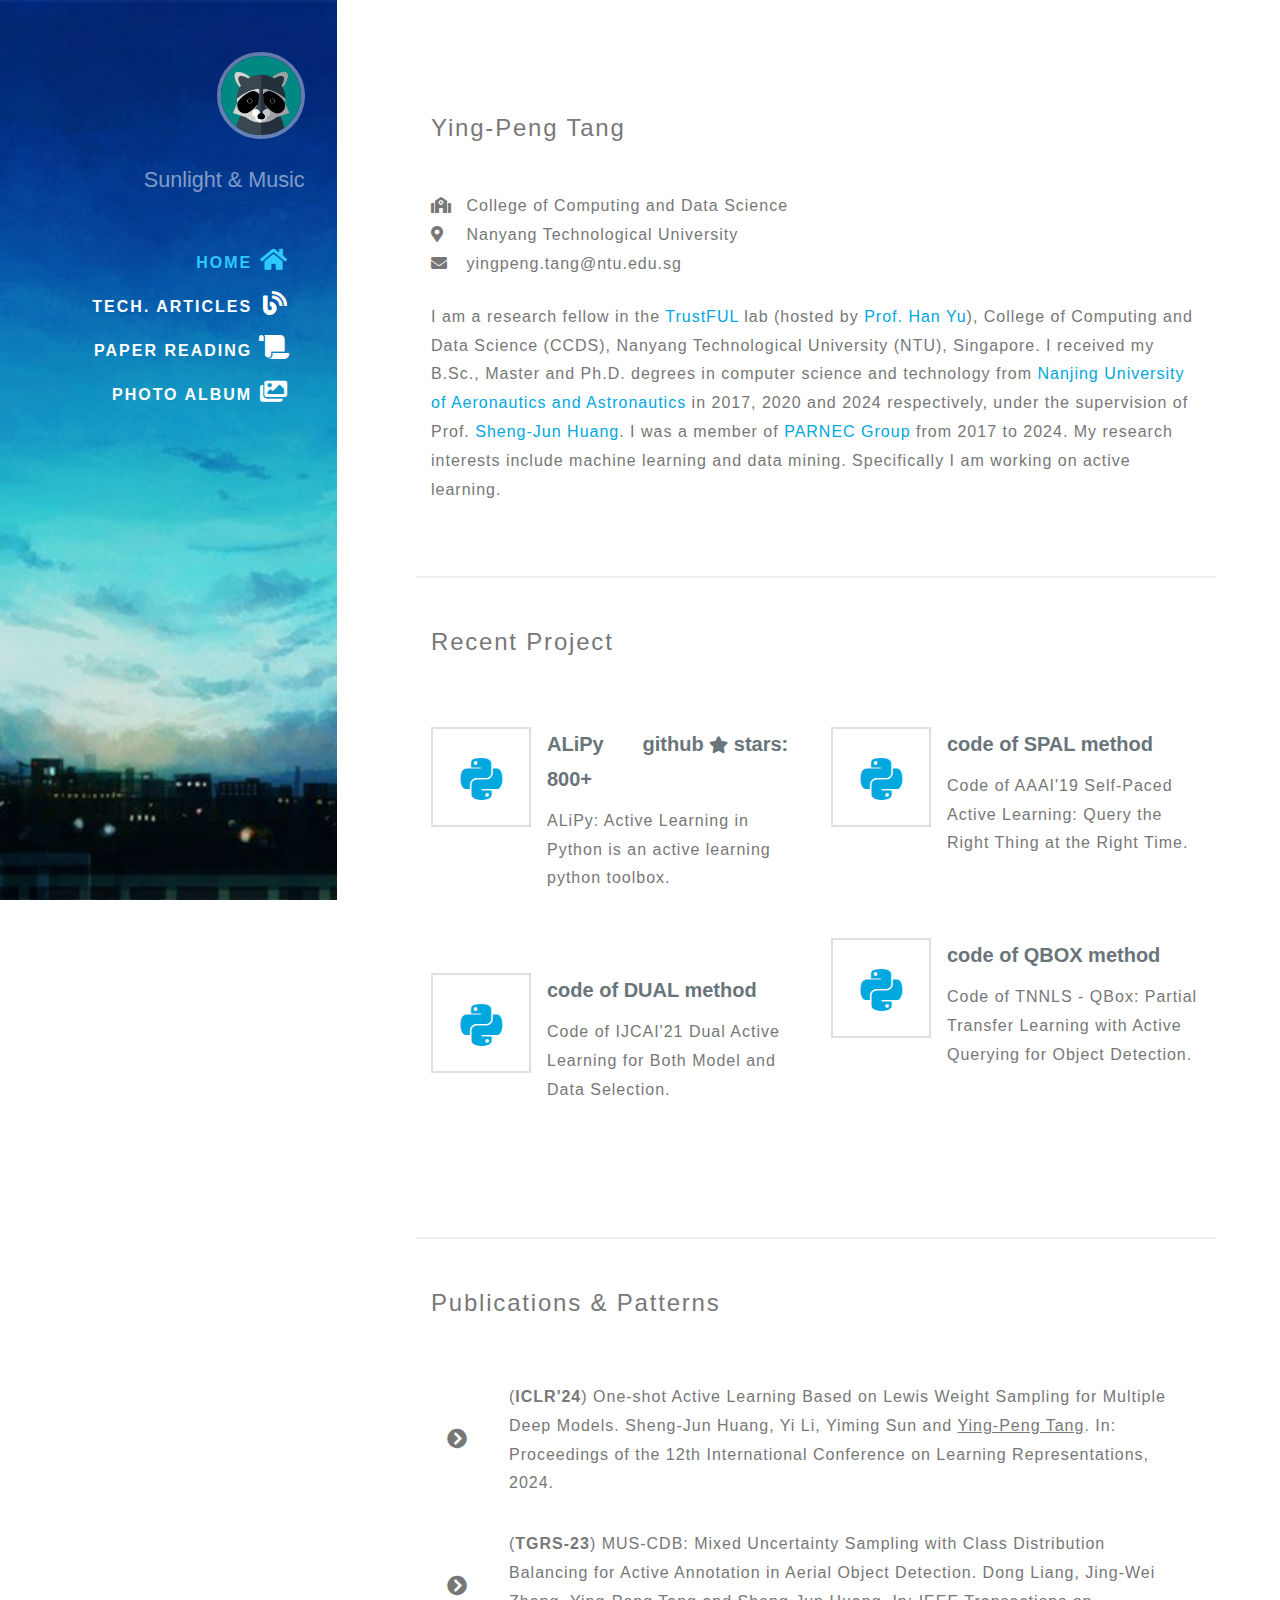
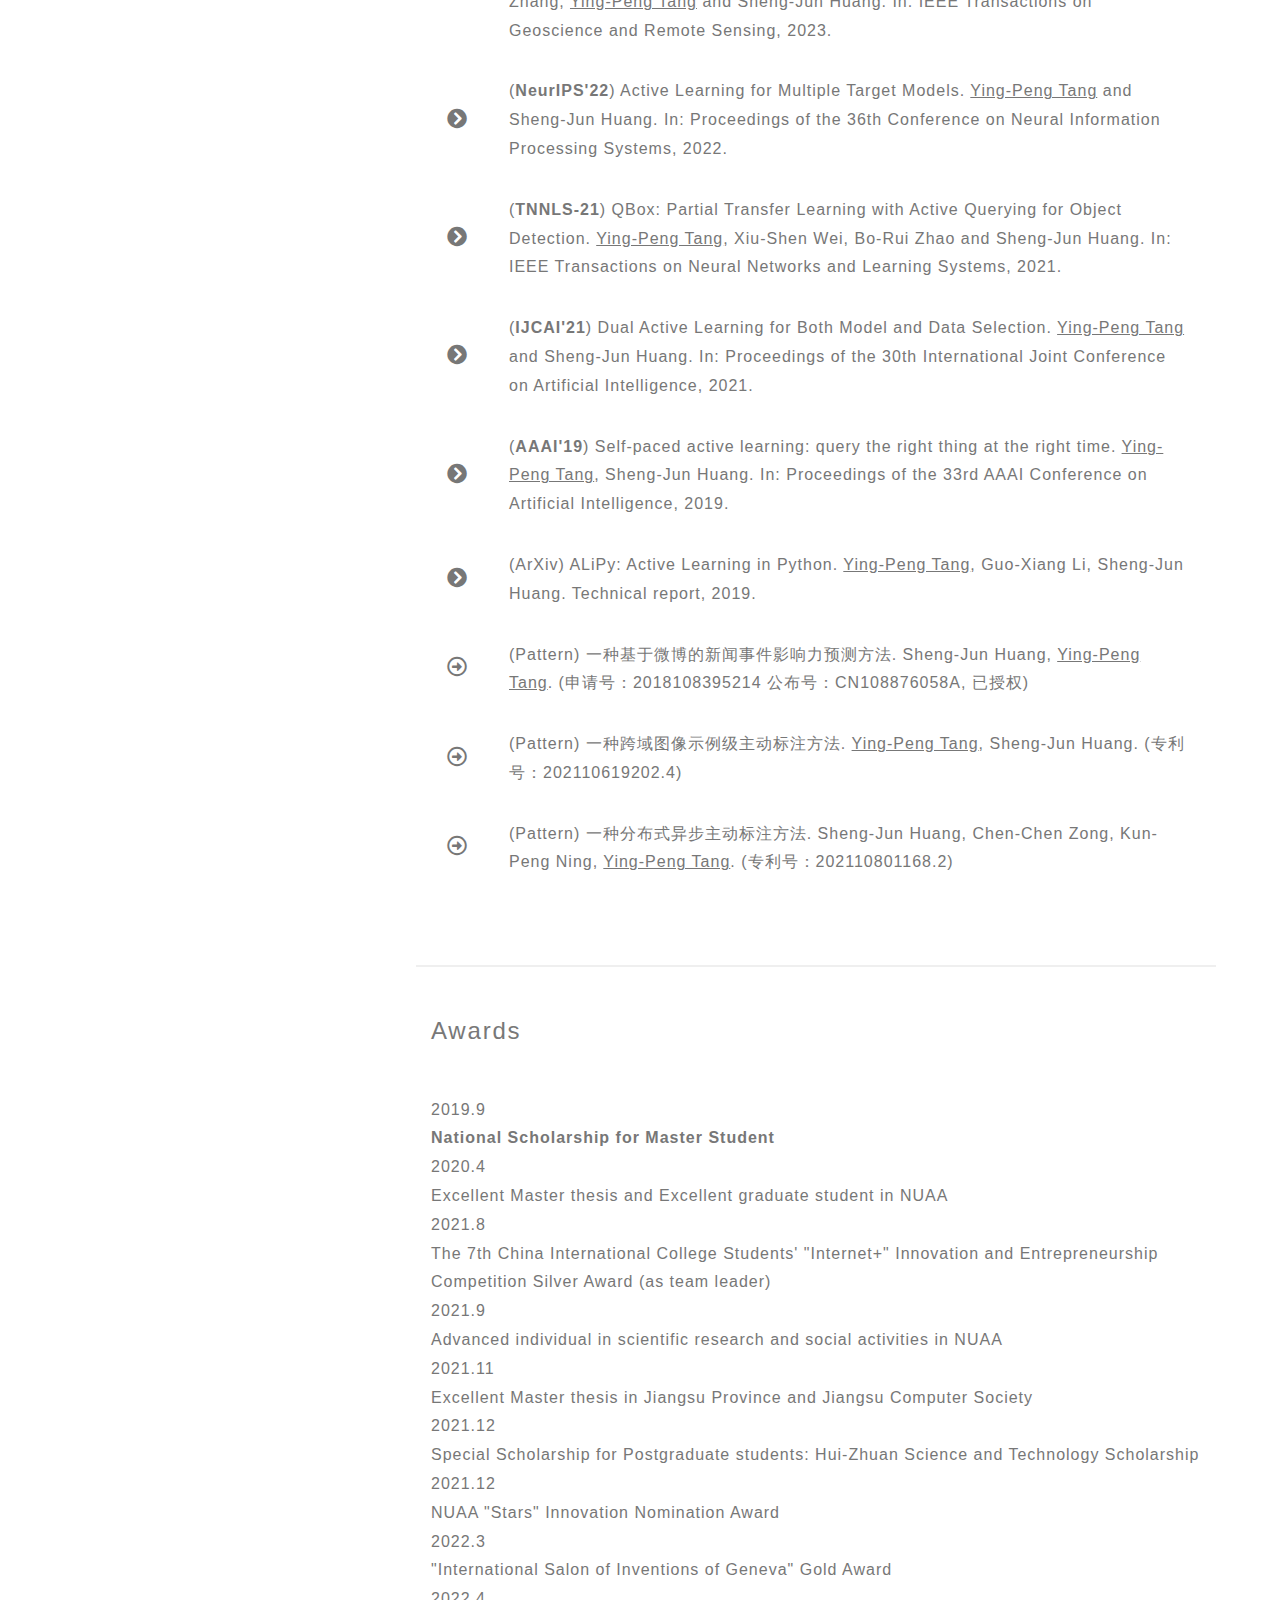
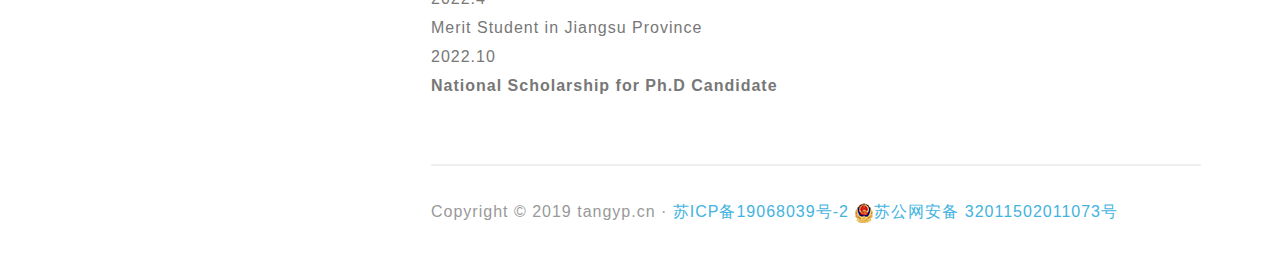
<file: index.html>
<!DOCTYPE html>
<html lang="zxx">
  <head>
    <title>YiHe's Homepage</title>
    <meta name="viewport" content="width=device-width, initial-scale=1" />
    <meta charset="utf-8" />
    <meta name="keywords" content="" />
    <script>
      addEventListener(
        "load",
        function() {
          setTimeout(hideURLbar, 0);
        },
        false
      );

      function hideURLbar() {
        // window.scrollTo(0, 1);
      }
    </script>
    <!-- Custom Theme files -->
    <link
      href="css/bootstrap.css"
      type="text/css"
      rel="stylesheet"
      media="all"
    />
    <link href="css/style.css" type="text/css" rel="stylesheet" media="all" />
    <!-- font-awesome icons -->
    <link href="css/fontawesome-all.min.css" rel="stylesheet" />

    <!-- icons -->
    <link href="fontawesome5/css/all.css" rel="stylesheet" />
    <!-- //Custom Theme files -->
    <!-- online-fonts -->
    <!-- <link href="css/static_online_font.css" rel="stylesheet"> -->
    <!-- <link href="http://fonts.googleapis.com/css?family=Source+Sans+Pro:200,300,400,600,700,900" rel="stylesheet"> -->
    <!-- //online-fonts -->
    <link rel="shortcut icon" href="data:image/x-icon;," type="image/x-icon" />
  </head>

  <body>
    <div class="sidenav" id="left-pannel">
      <div class="side_top">
        <img
          src="images/t3.jpg"
          alt="news image"
          class="navimg"
          style="max-width: 32%; height: auto;"
        />
        <h1>Sunlight & Music</h1>
      </div>
      <!-- header -->
      <header>
        <div class="container-fluid px-lg-5 ">
          <nav class="mnu mx-auto">
            <label for="drop" class="toggle">Menu</label>
            <input type="checkbox" id="drop" />
            <ul class="menu">
              <li class="active mt-sm-3">
                <a href="index.html"
                  >Home
                  <i
                    style="font-size: 1.5em;width:30px;"
                    class="fas fa-home"
                  ></i
                ></a>
              </li>
              <li class="mt-sm-3">
                <a href="article.html" class="scroll"
                  >Tech. articles
                  <i
                    style="font-size: 1.5em;width:30px;"
                    class="fas fa-blog"
                  ></i
                ></a>
              </li>
              <li class="mt-sm-3">
                <a href="paper_reading.html" class="scroll"
                  >Paper reading
                  <i
                    style="font-size: 1.5em;width:30px;"
                    class="fas fa-scroll"
                  ></i
                ></a>
              </li>
              <li class="mt-sm-3">
                <a href="photo.html" class="scroll"
                  >Photo album
                  <i
                    style="font-size: 1.5em;width:30px;"
                    class="fas fa-images"
                  ></i
                ></a>
              </li>
            </ul>
          </nav>
        </div>
      </header>      
    </div>

    <div class="main" id="aboutme">
      <!-- Right panel -->

      <!-- Basic & navigator -->
      <section class="slide-wrapper" id="basic" style="padding-top: 4em;">
        <div class="container py-lg-5">
          <h3 class="w3_head mb-5">Ying-Peng Tang</h3>
          <p>
            <i class="fas fa-school" style="width:30px;"></i> College of Computing and Data Science
          </p>
          <p>
            <i class="fas fa-map-marker-alt" style="width:30px;"></i>  Nanyang Technological University
          </p>
          <p style="margin-bottom: 1.5em;">
            <i class="fa fa-envelope" style="width:30px;"></i>
            yingpeng.tang@ntu.edu.sg
          </p>

          <p>
            I am a research fellow in the <a href="https://trustful.federated-learning.org/">TrustFUL</a> lab (hosted by <a href="https://federated-learning.org/han.yu/">Prof. Han Yu</a>), College of Computing and Data Science (CCDS), Nanyang Technological University (NTU), Singapore. I received my B.Sc., Master and Ph.D. degrees in computer science and technology from
            <a href="http://www.nuaa.edu.cn/"
              >Nanjing University of Aeronautics and Astronautics</a
            > in 2017, 2020 and 2024 respectively, under the supervision of Prof.
            <a href="http://parnec.nuaa.edu.cn/huangsj/">Sheng-Jun Huang</a>. I
            was a member of <a href="http://parnec.nuaa.edu.cn/">PARNEC Group</a> from
            2017 to 2024. My research interests include machine learning and
            data mining. Specifically I am working on active learning.
          </p>
        </div>
      </section>

      <!-- Project -->
      <section class="slide-wrapper" id="project">
        <div class="container py-lg-5" style="border-top: solid 2px #efefef;">
          <h3 class="w3_head mb-5">Recent Project</h3>
          <div class="row service_w3top mt-5">
            <div class="col-lg-6">
              <div
                class="d-flex services-box"
                style="cursor: pointer;"
                onclick="window.open('https://github.com/NUAA-AL/ALiPy')"
              >
                <div class="icon">
                  <span class="fab fa-python" style="font-size: 3em;"></span>
                </div>
                <!-- .Icon ends here -->
                <div class="service-content">
                  <h4 style="color: #69747b;">
                    ALiPy &nbsp; &nbsp;&nbsp;&nbsp; github
                    <i class="fas fa-star" style="font-size:17px;"></i> stars:
                    800+
                  </h4>
                  <p>
                    ALiPy: Active Learning in Python is an active learning
                    python toolbox.
                  </p>
                </div>
                <!-- .Service-content ends here -->
              </div>
              <!-- .Services-box ends here -->

              <div
                class="d-flex services-box"
                style="cursor: pointer;"
                onclick="window.open('https://github.com/tangypnuaa/DUAL')">
                <div class="icon">
                  <span class="fab fa-python" style="font-size: 3em;"></span>
                </div>
                <!-- .Icon ends here -->
                <div class="service-content">
                  <h4 style="color: #69747b;">code of DUAL method</h4>
                  <p>
                    Code of IJCAI'21 Dual Active Learning for Both Model and Data Selection.
                  </p>
                </div>
                <!-- .Service-content ends here -->
              </div>
              <!-- .Services-box ends here -->
            </div>
            <!-- .Col ends here -->
            <div class="col-lg-6">
              <div
                class="d-flex services-box"
                style="cursor: pointer;"
                onclick="window.open('http://parnec.nuaa.edu.cn/_upload/tpl/02/db/731/template731/pages/huangsj/alipy/page_reference/api_classes/api_query_strategy.query_labels.QueryInstanceSPAL.html')"
              >
                <div class="icon">
                  <span class="fab fa-python" style="font-size: 3em;"></span>
                </div>
                <!-- .Icon ends here -->
                <div class="service-content">
                  <h4 style="color: #69747b;">code of SPAL method</h4>
                  <p>
                    Code of AAAI'19 Self-Paced Active Learning: Query the Right Thing at
                    the Right Time.
                  </p>
                </div>
                <!-- .Service-content ends here -->
              </div>
              <!-- .Services-box ends here -->

              <div
                class="d-flex services-box"
                style="cursor: pointer;"
                onclick="window.open('https://github.com/tangypnuaa/QBOX')"
              >
                <div class="icon">
                  <span class="fab fa-python" style="font-size: 3em;"></span>
                </div>
                <!-- .Icon ends here -->
                <div class="service-content">
                  <h4 style="color: #69747b;">
                    code of QBOX method
                  </h4>
                  <p>
                    Code of TNNLS - QBox: Partial Transfer Learning with Active Querying for Object Detection.
                  </p>
                </div>
                <!-- .Service-content ends here -->
              </div>
              <!-- .Services-box ends here -->
            </div>
            <!-- .Col ends here -->
          </div>
          <!-- .Row ends here -->
          <!-- .Container ends here -->
        </div>
        <!-- .Services ends here -->
      </section>
      <!-- //services -->

      <!-- Publication -->
      <section class="slide-wrapper" id="project">
        <div class="container py-lg-5" style="border-top: solid 2px #efefef;">
          <h3 class="w3_head mb-5">Publications & Patterns</h3>

          <table>
            <tr>
              <td>
                <i
                  class="fas fa-chevron-circle-right"
                  style="color:#777; font-size:20px; width:30px;"
                ></i>
              </td>
              <td>
                <p>
                  (<b>ICLR'24</b>) One-shot Active Learning Based on Lewis Weight Sampling for Multiple Deep Models.
                  Sheng-Jun Huang, Yi Li, Yiming Sun and <u>Ying-Peng Tang</u>.
                  In: Proceedings of the 12th International Conference on Learning Representations, 2024.
                </p>
              </td>
            </tr>

            <tr>
              <td>
                <i
                  class="fas fa-chevron-circle-right"
                  style="color:#777; font-size:20px; width:30px;"
                ></i>
              </td>
              <td>
                <p>
                  (<b>TGRS-23</b>) MUS-CDB: Mixed Uncertainty Sampling with Class Distribution Balancing for Active Annotation in Aerial Object Detection.
                  Dong Liang, Jing-Wei Zhang, <u>Ying-Peng Tang</u> and Sheng-Jun Huang.
                  In: IEEE Transactions on Geoscience and Remote Sensing, 2023.
                </p>
              </td>
            </tr>

            <tr>
              <td>
                <i
                  class="fas fa-chevron-circle-right"
                  style="color:#777; font-size:20px; width:30px;"
                ></i>
              </td>
              <td>
                <p>
                  (<b>NeurIPS'22</b>) Active Learning for Multiple Target Models.
                  <u>Ying-Peng Tang</u> and Sheng-Jun Huang.
                  In: Proceedings of the 36th Conference on Neural Information Processing Systems, 2022.
                </p>
              </td>
            </tr>
            
            <tr>
              <td>
                <i
                  class="fas fa-chevron-circle-right"
                  style="color:#777; font-size:20px; width:30px;"
                ></i>
              </td>
              <td>
                <p>
                  (<b>TNNLS-21</b>) QBox: Partial Transfer Learning with Active Querying for Object Detection.
                  <u>Ying-Peng Tang</u>, Xiu-Shen Wei, Bo-Rui Zhao and Sheng-Jun Huang.
                  In: IEEE Transactions on Neural Networks and Learning Systems, 2021.
                </p>
              </td>
            </tr>

            <tr>
              <td>
                <i
                  class="fas fa-chevron-circle-right"
                  style="color:#777; font-size:20px; width:30px;"
                ></i>
              </td>
              <td>
                <p>
                  (<b>IJCAI'21</b>) Dual Active Learning for Both Model and Data Selection.
                  <u>Ying-Peng Tang</u> and Sheng-Jun Huang.
                  In: Proceedings of the 30th International Joint Conference on Artificial Intelligence, 2021.
                </p>
              </td>
            </tr>

            <tr>
              <td>
                <i
                  class="fas fa-chevron-circle-right"
                  style="color:#777; font-size:20px; width:30px;"
                ></i>
              </td>
              <td>
                <p>
                  (<b>AAAI'19</b>) Self-paced active learning: query the right
                  thing at the right time. <u>Ying-Peng Tang</u>, Sheng-Jun
                  Huang. In: Proceedings of the 33rd AAAI Conference on
                  Artificial Intelligence, 2019.
                </p>
              </td>
            </tr>

            <tr>
              <td>
                <i
                  class="fas fa-chevron-circle-right"
                  style="color:#777; font-size:20px; width:30px;"
                ></i>
              </td>
              <td>
                <p>
                  (ArXiv) ALiPy: Active Learning in Python.
                  <u>Ying-Peng Tang</u>, Guo-Xiang Li, Sheng-Jun Huang.
                  Technical report, 2019.
                </p>
              </td>
            </tr>

            <tr>
              <td>
                <i
                  class="far fa-arrow-alt-circle-right"
                  style="color:#777; font-size:20px; width:30px;"
                ></i>
              </td>
              <td>
                <p>
                  (Pattern) 一种基于微博的新闻事件影响力预测方法. Sheng-Jun
                  Huang, <u>Ying-Peng Tang</u>. (申请号：2018108395214
                  公布号：CN108876058A, 已授权)
                </p>
              </td>
            </tr>

            <tr>
              <td>
                <i
                  class="far fa-arrow-alt-circle-right"
                  style="color:#777; font-size:20px; width:30px;"
                ></i>
              </td>
              <td>
                <p>
                  (Pattern) 一种跨域图像示例级主动标注方法. <u>Ying-Peng Tang</u>, Sheng-Jun
                  Huang. (专利号：202110619202.4)
                </p>
              </td>
            </tr>

            <tr>
              <td>
                <i
                  class="far fa-arrow-alt-circle-right"
                  style="color:#777; font-size:20px; width:30px;"
                ></i>
              </td>
              <td>
                <p>
                  (Pattern) 一种分布式异步主动标注方法. Sheng-Jun
                  Huang, Chen-Chen Zong, Kun-Peng Ning, <u>Ying-Peng Tang</u>. (专利号：202110801168.2)
                </p>
              </td>
            </tr>

          </table>
        </div>
      </section>

      <!-- Awards -->
      <section class="slide-wrapper" id="awards">
        <div class="container py-lg-5" style="border-top: solid 2px #efefef;">
          <h3 class="w3_head mb-5">Awards</h3>

            <tr>
              <td><p>2019.9</p></td>
              <td>
                <p><b>National Scholarship for Master Student</b></p>
              </td>
            </tr>

            <tr>
              <td><p>2020.4</p></td>
              <td>
                <p>Excellent Master thesis and Excellent graduate student in NUAA</p>
              </td>
            </tr>

            <tr>
              <td><p>2021.8</p></td>
              <td>
                <p>The 7th China International College Students' "Internet+" Innovation and Entrepreneurship Competition Silver Award (as team leader)</p>
              </td>
            </tr>

            <tr>
              <td><p>2021.9</p></td>
              <td>
                <p>Advanced individual in scientific research and social activities in NUAA</p>
              </td>
            </tr>

            <tr>
              <td><p>2021.11</p></td>
              <td>
                <p>Excellent Master thesis in Jiangsu Province and Jiangsu Computer Society</p>
              </td>
            </tr>

            <tr>
              <td><p>2021.12</p></td>
              <td>
                <p>Special Scholarship for Postgraduate students: Hui-Zhuan Science and Technology Scholarship</p>
              </td>
            </tr>

            <tr>
              <td><p>2021.12</p></td>
              <td>
                <p>NUAA "Stars" Innovation Nomination Award</p>
              </td>
            </tr>

            <tr>
              <td><p>2022.3</p></td>
              <td>
                <p>"International Salon of Inventions of Geneva" Gold Award</p>
              </td>
            </tr>

            <tr>
              <td><p>2022.4</p></td>
              <td>
                <p>Merit Student in Jiangsu Province</p>
              </td>
            </tr>

            <tr>
              <td><p>2022.10</p></td>
              <td>
                <p><b>National Scholarship for Ph.D Candidate</b></p>
              </td>
            </tr>
          </table>

          <div class="cpy-right text-left">
            <p>Copyright &copy; 2019 tangyp.cn · <a href="http://beian.miit.gov.cn">苏ICP备19068039号-2</a> 	
              <a target="_blank" href="http://www.beian.gov.cn/portal/registerSystemInfo?recordcode=32011502011073"><img src="images/beian.png"/>苏公网安备 32011502011073号</a>
          
            </p>
          </div>
          
        </div>
      </section>
    </div>

    <script>
      //根据系统语言自动决定是否要跳转至中文版网页
    var Browser_Agent = navigator.userAgent;
    // 浏览器为ie的情况 
    if (Browser_Agent.indexOf( " MSIE " ) !=- 1 ){
        var a = navigator.browserLanguage;
        if (a == "zh-cn" ){
            // 跳转到中文网站
            window.location = "index_cn.html" ;
        }
    }
    // 浏览器非ie的情况 
    else {
        var b = navigator.language;
        if (b == "zh-CN" ){
            // 跳转到中文网站
            window.location = "index_cn.html" ;
        }
    }
    </script>
    <script src="js/set_width.js"></script>

  </body>
</html>
</file>
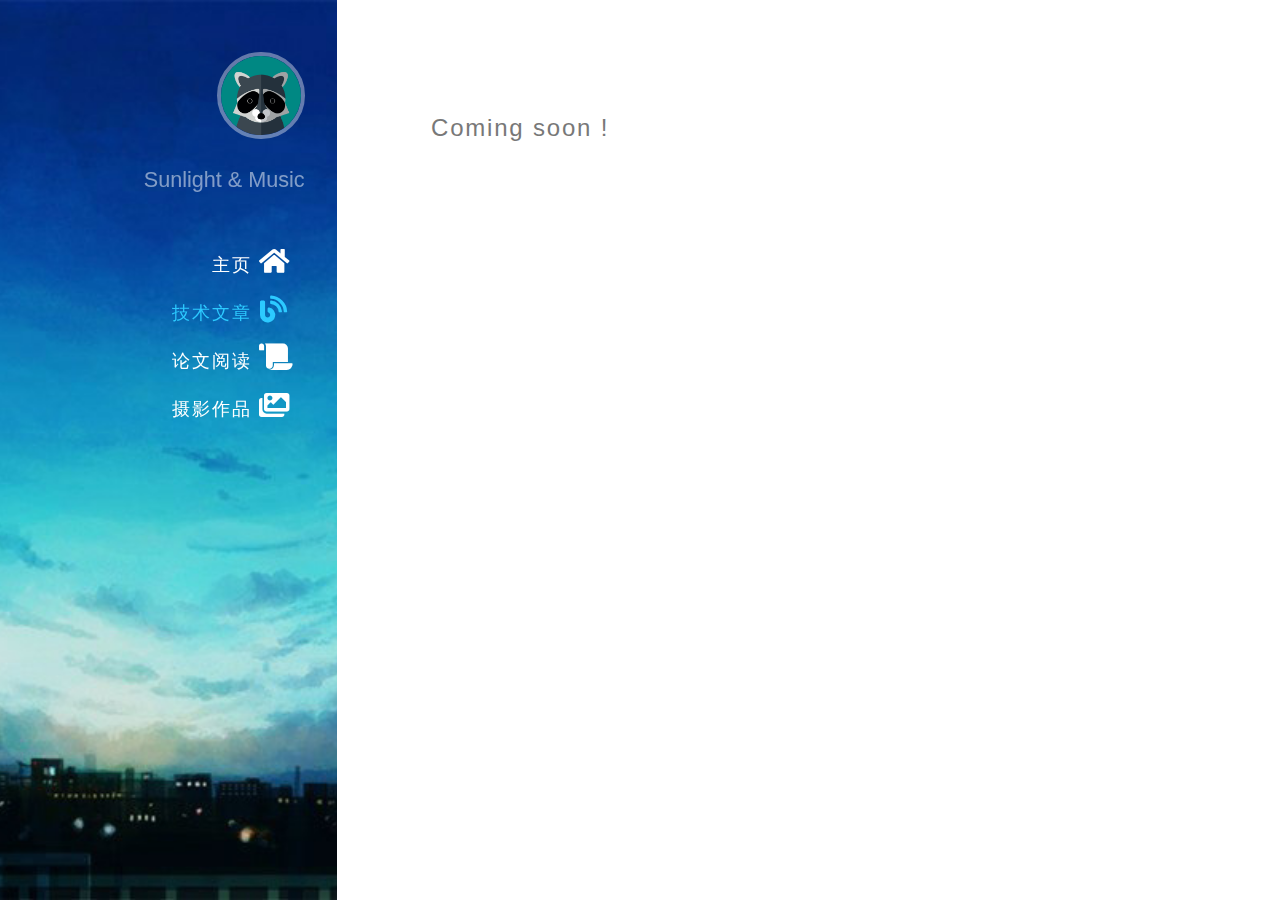
<file: article.html>
<!DOCTYPE html>
<html lang="zxx">
  <head>
    <title>逸翮的文章分享</title>
    <meta name="viewport" content="width=device-width, initial-scale=1" />
    <meta charset="utf-8" />
    <meta name="keywords" content="" />
    <script>
      addEventListener(
        "load",
        function() {
          setTimeout(hideURLbar, 0);
        },
        false
      );

      function hideURLbar() {
        // window.scrollTo(0, 1);
      }
    </script>
    <!-- Custom Theme files -->
    <link
      href="css/bootstrap.css"
      type="text/css"
      rel="stylesheet"
      media="all"
    />
    <link href="css/style_cn.css" type="text/css" rel="stylesheet" media="all" />
    <!-- font-awesome icons -->
    <link href="css/fontawesome-all.min.css" rel="stylesheet" />

    <!-- icons -->
    <link href="fontawesome5/css/all.css" rel="stylesheet" />
    <!-- //Custom Theme files -->
    <!-- online-fonts -->
    <!-- <link href="css/static_online_font.css" rel="stylesheet"> -->
    <!-- <link href="http://fonts.googleapis.com/css?family=Source+Sans+Pro:200,300,400,600,700,900" rel="stylesheet"> -->
    <!-- //online-fonts -->
    <link rel="shortcut icon" href="data:image/x-icon;," type="image/x-icon" />
  </head>

  <body>
    <div class="sidenav" id="left-pannel">
      <div class="side_top">
        <img
          src="images/t3.jpg"
          alt="news image"
          class="navimg"
          style="max-width: 32%; height: auto;"
        />
        <h1>Sunlight & Music</h1>
      </div>
      <!-- header -->
      <header>
        <div class="container-fluid px-lg-5 ">
          <nav class="mnu mx-auto">
            <label for="drop" class="toggle">Menu</label>
            <input type="checkbox" id="drop" />
            <ul class="menu">
                <li class="mt-sm-3">
                  <a href="index.html"
                    >主页
                    <i
                      style="font-size: 1.5em;width:30px;"
                      class="fas fa-home"
                    ></i
                  ></a>
                </li>
                <li class="active mt-sm-3">
                  <a href="article.html" class="scroll"
                    >技术文章
                    <i
                      style="font-size: 1.5em;width:30px;"
                      class="fas fa-blog"
                    ></i
                  ></a>
                </li>
                <li class="mt-sm-3">
                  <a href="paper_reading.html" class="scroll"
                    >论文阅读
                    <i
                      style="font-size: 1.5em;width:30px;"
                      class="fas fa-scroll"
                    ></i
                  ></a>
                </li>
                <li class="mt-sm-3">
                  <a href="photo.html" class="scroll"
                    >摄影作品
                    <i
                      style="font-size: 1.5em;width:30px;"
                      class="fas fa-images"
                    ></i
                  ></a>
                </li>
              </ul>
          </nav>
        </div>
      </header>
    </div>

    <div class="main" id="aboutme" style="margin-left: 27.5%;">
      <!-- Right panel -->

      <!-- Basic & navigator -->
      <section class="slide-wrapper" id="basic" style="padding-top: 4em;">
        <div class="container py-lg-5">
          <h3 class="w3_head mb-5">Coming soon !</h3>
        </div>
      </section>

    </div>

    <script src="js/set_width.js"></script>
  </body>
</html>
</file>
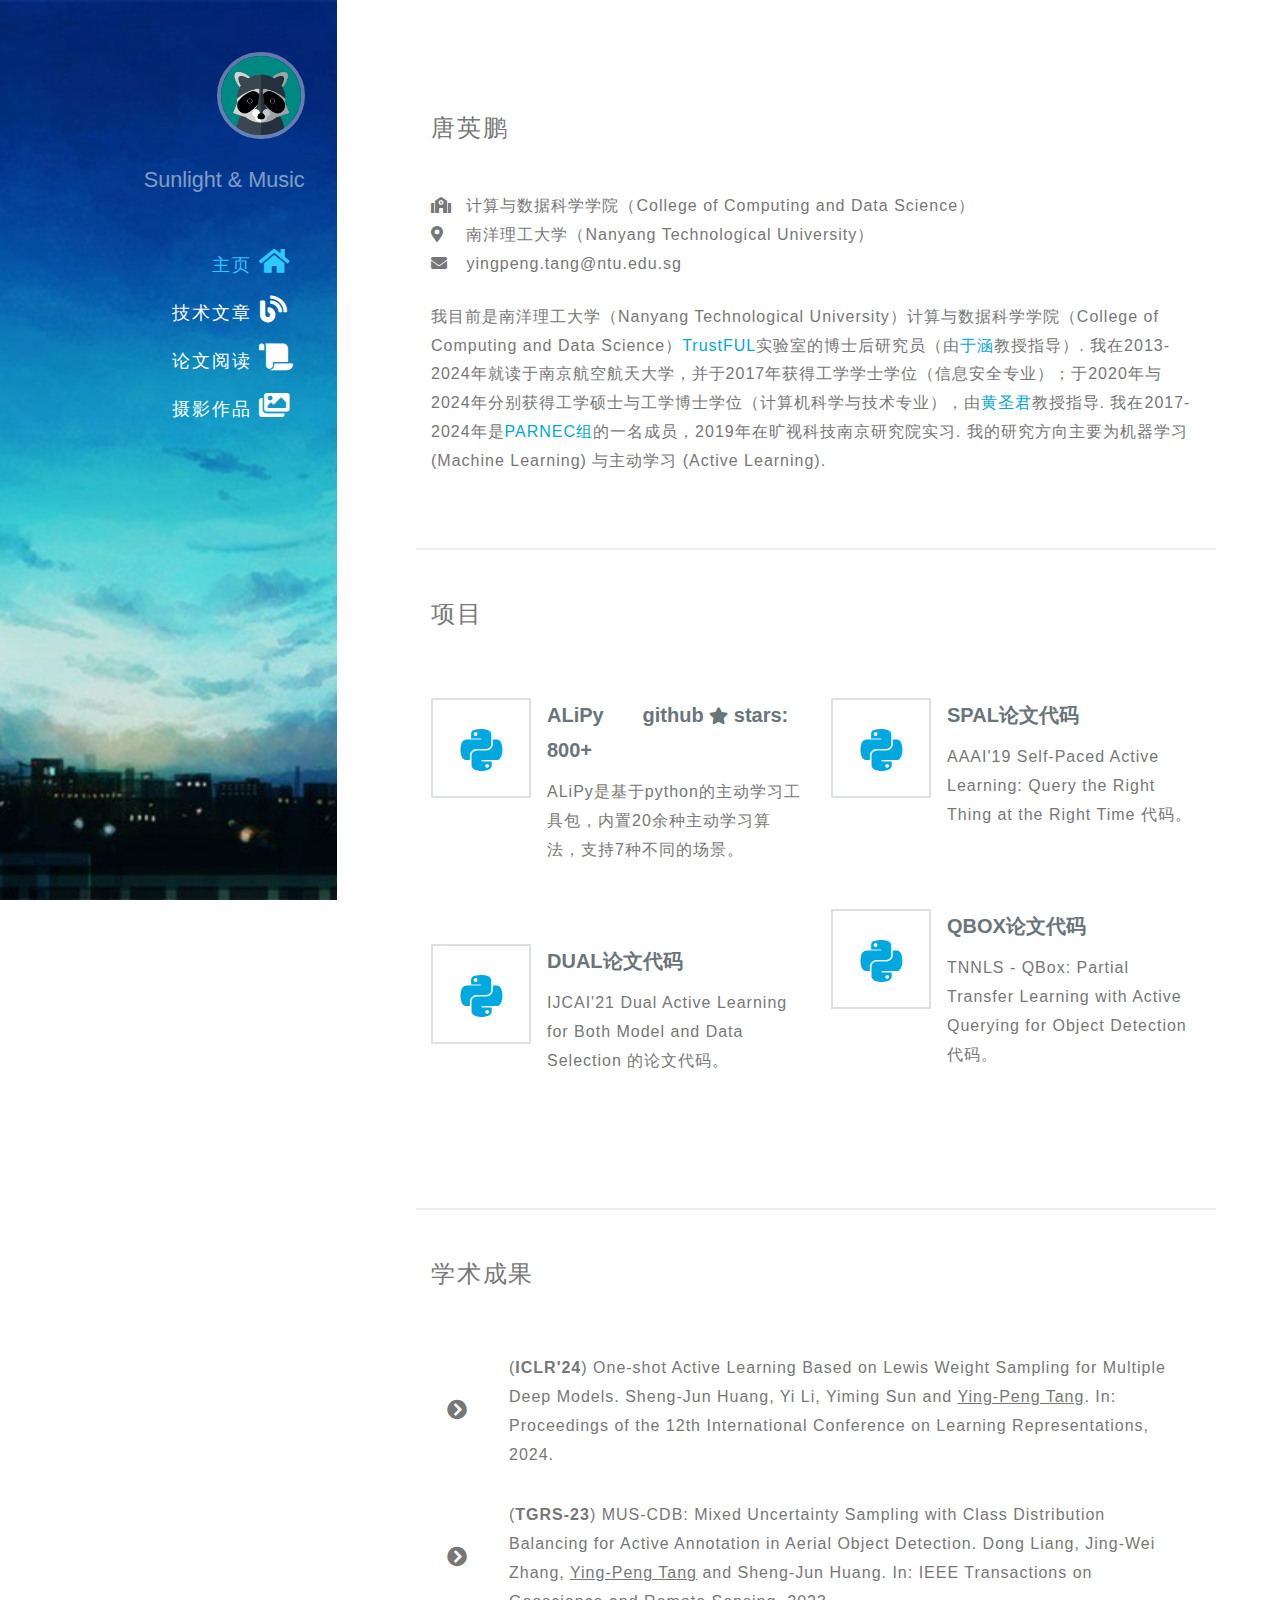
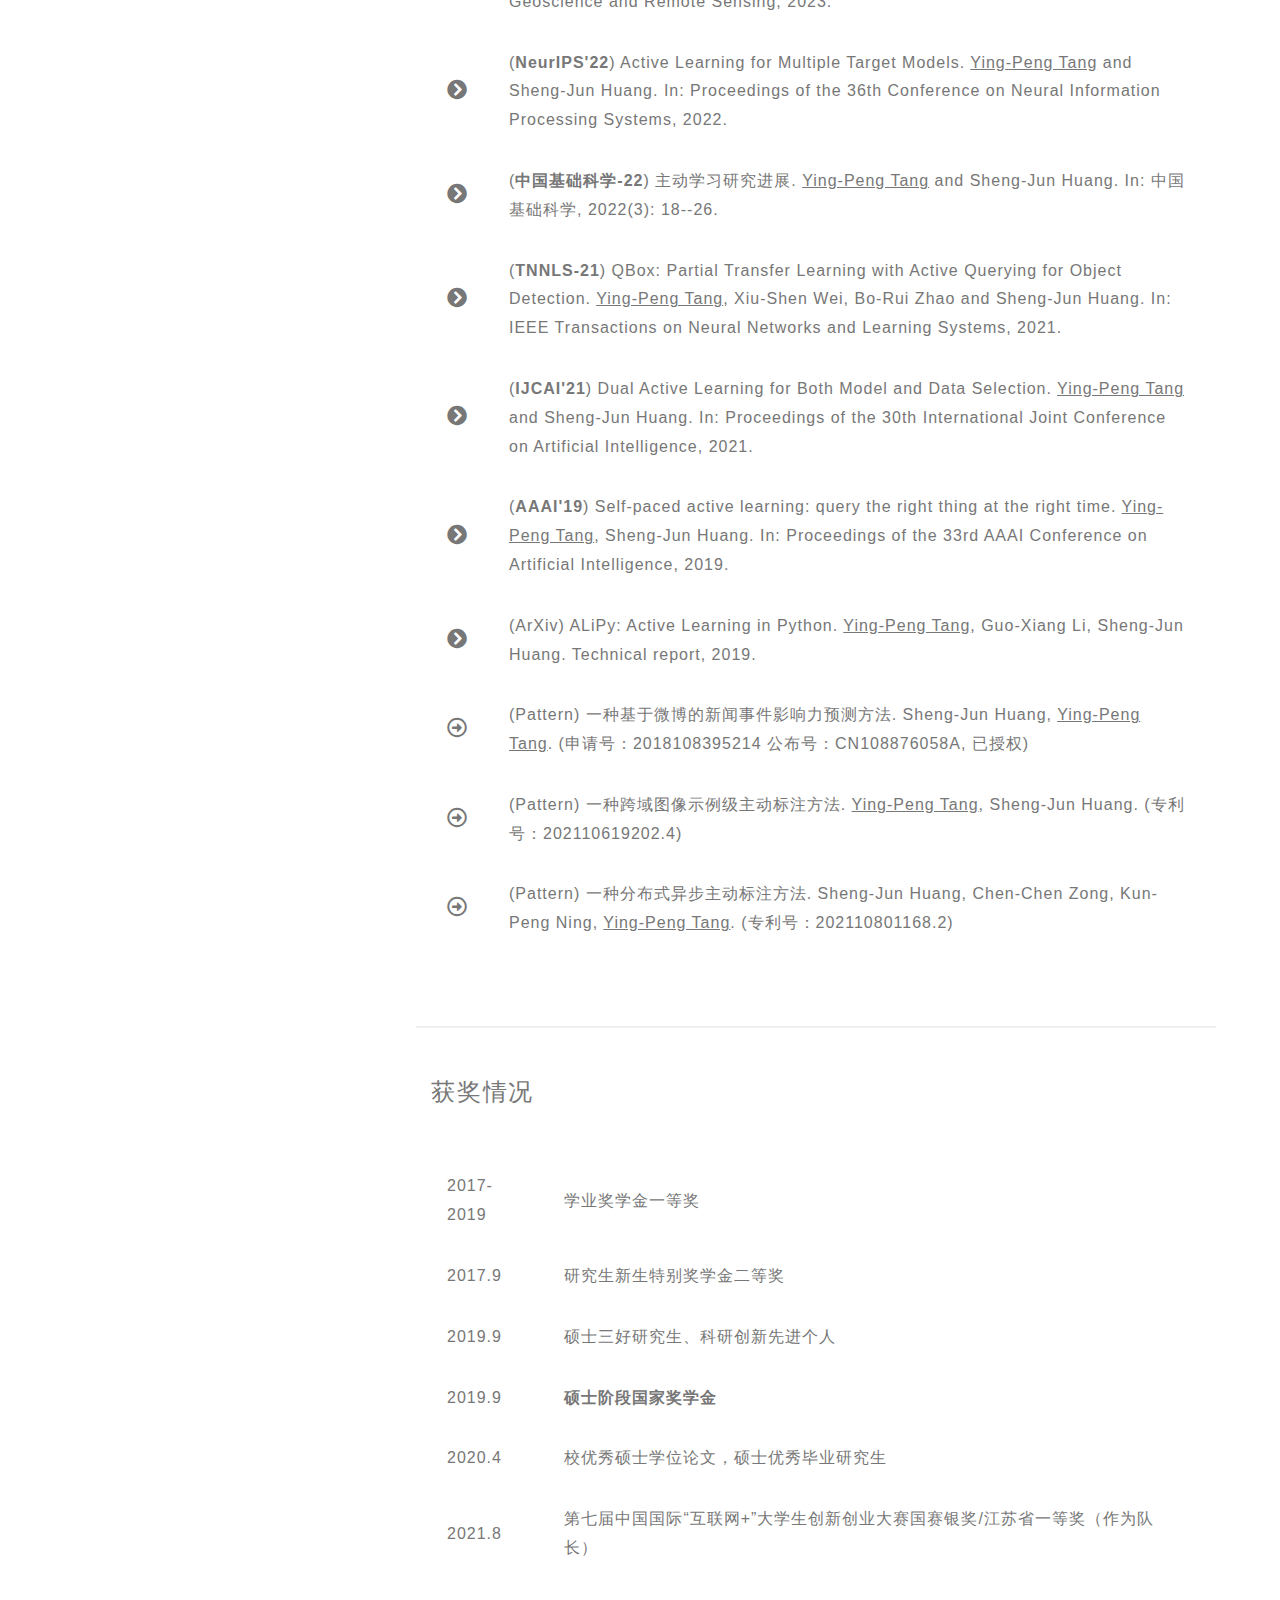
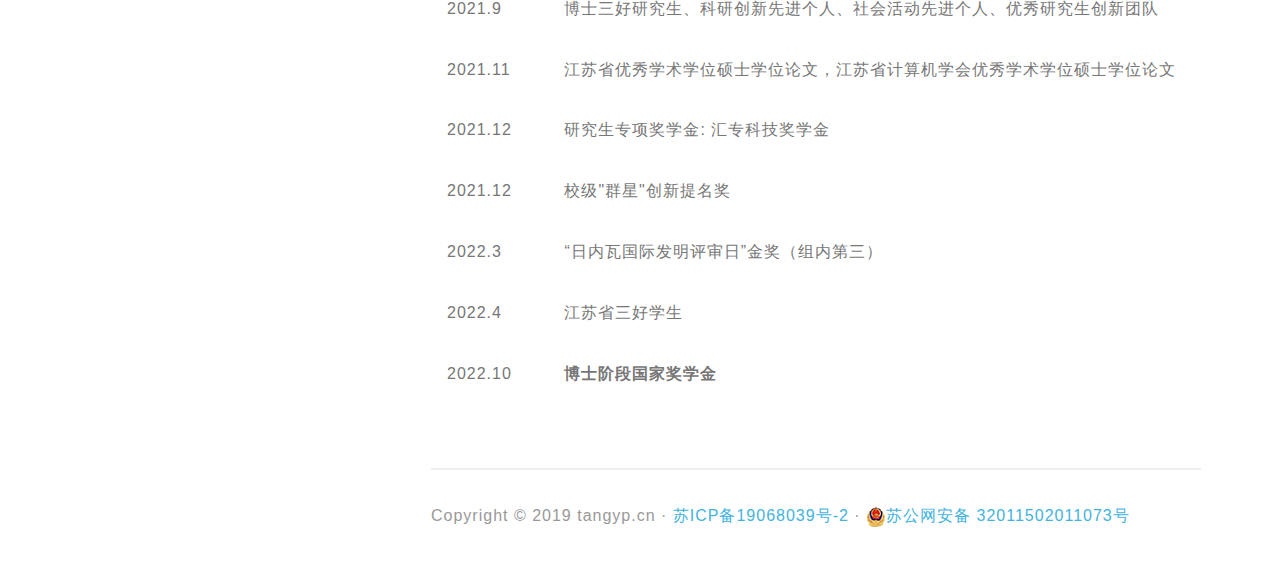
<file: index_cn.html>
<!DOCTYPE html>
<html lang="zxx">
  <head>
    <title>逸翮的文章分享</title>
    <meta name="viewport" content="width=device-width, initial-scale=1" />
    <meta charset="utf-8" />
    <meta name="keywords" content="" />
    <script>
      addEventListener(
        "load",
        function() {
          setTimeout(hideURLbar, 0);
        },
        false
      );

      function hideURLbar() {
        // window.scrollTo(0, 1);
      }
    </script>
    <!-- Custom Theme files -->
    <link
      href="css/bootstrap.css"
      type="text/css"
      rel="stylesheet"
      media="all"
    />
    <link href="css/style_cn.css" type="text/css" rel="stylesheet" media="all" />
    <!-- font-awesome icons -->
    <link href="css/fontawesome-all.min.css" rel="stylesheet" />

    <!-- icons -->
    <link href="fontawesome5/css/all.css" rel="stylesheet" />
    <!-- //Custom Theme files -->
    <!-- online-fonts -->
    <!-- <link href="css/static_online_font.css" rel="stylesheet"> -->
    <!-- <link href="http://fonts.googleapis.com/css?family=Source+Sans+Pro:200,300,400,600,700,900" rel="stylesheet"> -->
    <!-- //online-fonts -->
    <link rel="shortcut icon" href="data:image/x-icon;," type="image/x-icon" />
  </head>

  <body>
    <div class="sidenav" id="left-pannel">
      <div class="side_top">
        <img
          src="images/t3.jpg"
          alt="news image"
          class="navimg"
          style="max-width: 32%; height: auto;"
        />
        <h1>Sunlight & Music</h1>
      </div>
      <!-- header -->
      <header>
        <div class="container-fluid px-lg-5 ">
          <nav class="mnu mx-auto">
            <label for="drop" class="toggle">Menu</label>
            <input type="checkbox" id="drop" />
            <ul class="menu">
              <li class="active mt-sm-3">
                <a href="index.html"
                  >主页
                  <i
                    style="font-size: 1.5em;width:30px;"
                    class="fas fa-home"
                  ></i
                ></a>
              </li>
              <li class="mt-sm-3">
                <a href="article.html" class="scroll"
                  >技术文章
                  <i
                    style="font-size: 1.5em;width:30px;"
                    class="fas fa-blog"
                  ></i
                ></a>
              </li>
              <li class="mt-sm-3">
                <a href="paper_reading.html" class="scroll"
                  >论文阅读
                  <i
                    style="font-size: 1.5em;width:30px;"
                    class="fas fa-scroll"
                  ></i
                ></a>
              </li>
              <li class="mt-sm-3">
                <a href="photo.html" class="scroll"
                  >摄影作品
                  <i
                    style="font-size: 1.5em;width:30px;"
                    class="fas fa-images"
                  ></i
                ></a>
              </li>
            </ul>
          </nav>
        </div>
      </header>
    </div>

    <div class="main" id="aboutme">
      <!-- Right panel -->

      <!-- Basic & navigator -->
      <section class="slide-wrapper" id="basic" style="padding-top: 4em;">
        <div class="container py-lg-5">
          <h3 class="w3_head mb-5">唐英鹏</h3>
          <p>
            <i class="fas fa-school" style="width:30px;"></i> 计算与数据科学学院（College of Computing and Data Science）
          </p>
          <p>
            <i class="fas fa-map-marker-alt" style="width:30px;"></i> 南洋理工大学（Nanyang Technological University）
          </p>
          <p style="margin-bottom: 1.5em;">
            <i class="fa fa-envelope" style="width:30px;"></i>
            yingpeng.tang@ntu.edu.sg
          </p>

          <p>
            我目前是南洋理工大学（Nanyang Technological University）计算与数据科学学院（College of Computing and Data Science）<a href="https://trustful.federated-learning.org/">TrustFUL</a>实验室的博士后研究员（由<a href="https://federated-learning.org/han.yu/">于涵</a>教授指导）.
            我在2013-2024年就读于南京航空航天大学，并于2017年获得工学学士学位（信息安全专业）；于2020年与2024年分别获得工学硕士与工学博士学位（计算机科学与技术专业），由<a href="http://parnec.nuaa.edu.cn/huangsj/">黄圣君</a>教授指导. 
            我在2017-2024年是<a href="http://parnec.nuaa.edu.cn/">PARNEC组</a>的一名成员，2019年在旷视科技南京研究院实习.
            我的研究方向主要为机器学习 (Machine Learning) 与主动学习 (Active Learning).
          </p>
        </div>
      </section>

      <!-- Project -->
      <section class="slide-wrapper" id="project">
        <div class="container py-lg-5" style="border-top: solid 2px #efefef;">
          <h3 class="w3_head mb-5">项目</h3>
          <div class="row service_w3top mt-5">
            <div class="col-lg-6">
              <div
                class="d-flex services-box"
                style="cursor: pointer;"
                onclick="window.open('https://github.com/NUAA-AL/ALiPy')"
              >
                <div class="icon">
                  <span class="fab fa-python" style="font-size: 3em;"></span>
                </div>
                <!-- .Icon ends here -->
                <div class="service-content">
                  <h4 style="color: #69747b;">
                    ALiPy &nbsp; &nbsp;&nbsp;&nbsp; github
                    <i class="fas fa-star" style="font-size:17px;"></i> stars:
                    800+
                  </h4>
                  <p>
                    ALiPy是基于python的主动学习工具包，内置20余种主动学习算法，支持7种不同的场景。
                  </p>
                </div>
                <!-- .Service-content ends here -->
              </div>
              <!-- .Services-box ends here -->

              <div
                class="d-flex services-box"
                style="cursor: pointer;"
                onclick="window.open('https://github.com/tangypnuaa/DUAL')">
              
                <div class="icon">
                  <span class="fab fa-python" style="font-size: 3em;"></span>
                </div>
                <!-- .Icon ends here -->
                <div class="service-content">
                  <h4 style="color: #69747b;">DUAL论文代码</h4>
                  <p>
                    IJCAI'21 Dual Active Learning for Both Model and Data Selection 的论文代码。
                  </p>
                </div>
                <!-- .Service-content ends here -->
              </div>
              <!-- .Services-box ends here -->
            </div>
            <!-- .Col ends here -->
            <div class="col-lg-6">
              <div
                class="d-flex services-box"
                style="cursor: pointer;"
                onclick="window.open('http://parnec.nuaa.edu.cn/_upload/tpl/02/db/731/template731/pages/huangsj/alipy/page_reference/api_classes/api_query_strategy.query_labels.QueryInstanceSPAL.html')"
              >
                <div class="icon">
                  <span class="fab fa-python" style="font-size: 3em;"></span>
                </div>
                <!-- .Icon ends here -->
                <div class="service-content">
                  <h4 style="color: #69747b;">SPAL论文代码</h4>
                  <p>
                    AAAI'19 Self-Paced Active Learning: Query the Right Thing at
                    the Right Time 代码。
                  </p>
                </div>
                <!-- .Service-content ends here -->
              </div>
              <!-- .Services-box ends here -->

              <div
                class="d-flex services-box"
                style="cursor: pointer;"
                onclick="window.open('https://github.com/tangypnuaa/QBOX')"
              >
                <div class="icon">
                  <span class="fab fa-python" style="font-size: 3em;"></span>
                </div>
                <!-- .Icon ends here -->
                <div class="service-content">
                  <h4 style="color: #69747b;">
                    QBOX论文代码
                  </h4>
                  <p>
                    TNNLS - QBox: Partial Transfer Learning with Active Querying for Object Detection 代码。
                  </p>
                </div>
                <!-- .Service-content ends here -->
              </div>
              <!-- .Services-box ends here -->
            </div>
            <!-- .Col ends here -->
          </div>
          <!-- .Row ends here -->
          <!-- .Container ends here -->
        </div>
        <!-- .Services ends here -->
      </section>
      <!-- //services -->

      <!-- Publication -->
      <section class="slide-wrapper" id="project">
        <div class="container py-lg-5" style="border-top: solid 2px #efefef;">
          <h3 class="w3_head mb-5">学术成果</h3>

          <table>
            <tr>
              <td>
                <i
                  class="fas fa-chevron-circle-right"
                  style="color:#777; font-size:20px; width:30px;"
                ></i>
              </td>
              <td>
                <p>
                  (<b>ICLR'24</b>) One-shot Active Learning Based on Lewis Weight Sampling for Multiple Deep Models.
                  Sheng-Jun Huang, Yi Li, Yiming Sun and <u>Ying-Peng Tang</u>.
                  In: Proceedings of the 12th International Conference on Learning Representations, 2024.
                </p>
              </td>
            </tr>
            
            <tr>
              <td>
                <i
                  class="fas fa-chevron-circle-right"
                  style="color:#777; font-size:20px; width:30px;"
                ></i>
              </td>
              <td>
                <p>
                  (<b>TGRS-23</b>) MUS-CDB: Mixed Uncertainty Sampling with Class Distribution Balancing for Active Annotation in Aerial Object Detection.
                  Dong Liang, Jing-Wei Zhang, <u>Ying-Peng Tang</u> and Sheng-Jun Huang.
                  In: IEEE Transactions on Geoscience and Remote Sensing, 2023.
                </p>
              </td>
            </tr>

            <tr>
              <td>
                <i
                  class="fas fa-chevron-circle-right"
                  style="color:#777; font-size:20px; width:30px;"
                ></i>
              </td>
              <td>
                <p>
                  (<b>NeurIPS'22</b>) Active Learning for Multiple Target Models.
                  <u>Ying-Peng Tang</u> and Sheng-Jun Huang.
                  In: Proceedings of the 36th Conference on Neural Information Processing Systems, 2022.
                </p>
              </td>
            </tr>

            <tr>
              <td>
                <i
                  class="fas fa-chevron-circle-right"
                  style="color:#777; font-size:20px; width:30px;"
                ></i>
              </td>
              <td>
                <p>
                  (<b>中国基础科学-22</b>) 	主动学习研究进展.
                  <u>Ying-Peng Tang</u> and Sheng-Jun Huang.
                  In: 中国基础科学, 2022(3): 18--26.
                </p>
              </td>
            </tr>
            
            <tr>
              <td>
                <i
                  class="fas fa-chevron-circle-right"
                  style="color:#777; font-size:20px; width:30px;"
                ></i>
              </td>
              <td>
                <p>
                  (<b>TNNLS-21</b>) QBox: Partial Transfer Learning with Active Querying for Object Detection.
                  <u>Ying-Peng Tang</u>, Xiu-Shen Wei, Bo-Rui Zhao and Sheng-Jun Huang.
                  In: IEEE Transactions on Neural Networks and Learning Systems, 2021.
                </p>
              </td>
            </tr>
            
            <tr>
              <td>
                <i
                  class="fas fa-chevron-circle-right"
                  style="color:#777; font-size:20px; width:30px;"
                ></i>
              </td>
              <td>
                <p>
                  (<b>IJCAI'21</b>) Dual Active Learning for Both Model and Data Selection.
                  <u>Ying-Peng Tang</u> and Sheng-Jun Huang.
                  In: Proceedings of the 30th International Joint Conference on Artificial Intelligence, 2021.
                </p>
              </td>
            </tr>

            <tr>
              <td>
                <i
                  class="fas fa-chevron-circle-right"
                  style="color:#777; font-size:20px; width:30px;"
                ></i>
              </td>
              <td>
                <p>
                  (<b>AAAI'19</b>) Self-paced active learning: query the right
                  thing at the right time. <u>Ying-Peng Tang</u>, Sheng-Jun
                  Huang. In: Proceedings of the 33rd AAAI Conference on
                  Artificial Intelligence, 2019.
                </p>
              </td>
            </tr>

            <tr>
              <td>
                <i
                  class="fas fa-chevron-circle-right"
                  style="color:#777; font-size:20px; width:30px;"
                ></i>
              </td>
              <td>
                <p>
                  (ArXiv) ALiPy: Active Learning in Python.
                  <u>Ying-Peng Tang</u>, Guo-Xiang Li, Sheng-Jun Huang.
                  Technical report, 2019.
                </p>
              </td>
            </tr>

            <tr>
              <td>
                <i
                  class="far fa-arrow-alt-circle-right"
                  style="color:#777; font-size:20px; width:30px;"
                ></i>
              </td>
              <td>
                <p>
                  (Pattern) 一种基于微博的新闻事件影响力预测方法. Sheng-Jun
                  Huang, <u>Ying-Peng Tang</u>. (申请号：2018108395214
                  公布号：CN108876058A, 已授权)
                </p>
              </td>
            </tr>

            <tr>
              <td>
                <i
                  class="far fa-arrow-alt-circle-right"
                  style="color:#777; font-size:20px; width:30px;"
                ></i>
              </td>
              <td>
                <p>
                  (Pattern) 一种跨域图像示例级主动标注方法. <u>Ying-Peng Tang</u>, Sheng-Jun
                  Huang. (专利号：202110619202.4)
                </p>
              </td>
            </tr>

            <tr>
              <td>
                <i
                  class="far fa-arrow-alt-circle-right"
                  style="color:#777; font-size:20px; width:30px;"
                ></i>
              </td>
              <td>
                <p>
                  (Pattern) 一种分布式异步主动标注方法. Sheng-Jun
                  Huang, Chen-Chen Zong, Kun-Peng Ning, <u>Ying-Peng Tang</u>. (专利号：202110801168.2)
                </p>
              </td>
            </tr>
            
          </table>
        </div>
      </section>

      <!-- Awards -->
      <section class="slide-wrapper" id="awards">
        <div class="container py-lg-5" style="border-top: solid 2px #efefef;">
          <h3 class="w3_head mb-5">获奖情况</h3>

          <table>
                <tr>
                        <td><p>2017-2019</p></td>
                        <td>
                          <p>学业奖学金一等奖</p>
                        </td>
                      </tr>

            <tr>
              <td><p>2017.9</p></td>
              <td>
                <p>研究生新生特别奖学金二等奖</p>
              </td>
            </tr>

            <tr>
              <td><p>2019.9</p></td>
              <td>
                <p>硕士三好研究生、科研创新先进个人</p>
              </td>
            </tr>

            <tr>
              <td><p>2019.9</p></td>
              <td>
                <p><b>硕士阶段国家奖学金</b></p>
              </td>
            </tr>

            <tr>
              <td><p>2020.4</p></td>
              <td>
                <p>校优秀硕士学位论文，硕士优秀毕业研究生</p>
              </td>
            </tr>

            <tr>
              <td><p>2021.8</p></td>
              <td>
                <p>第七届中国国际“互联网+”大学生创新创业大赛国赛银奖/江苏省一等奖（作为队长）</p>
              </td>
            </tr>

            <tr>
              <td><p>2021.9</p></td>
              <td>
                <p>博士三好研究生、科研创新先进个人、社会活动先进个人、优秀研究生创新团队</p>
              </td>
            </tr>

            <tr>
              <td><p>2021.11</p></td>
              <td>
                <p>江苏省优秀学术学位硕士学位论文，江苏省计算机学会优秀学术学位硕士学位论文</p>
              </td>
            </tr>

            <tr>
              <td><p>2021.12</p></td>
              <td>
                <p>研究生专项奖学金: 汇专科技奖学金</p>
              </td>
            </tr>

            <tr>
              <td><p>2021.12</p></td>
              <td>
                <p>校级"群星"创新提名奖</p>
              </td>
            </tr>

            <tr>
              <td><p>2022.3</p></td>
              <td>
                <p>“日内瓦国际发明评审日”金奖（组内第三）</p>
              </td>
            </tr>

            <tr>
              <td><p>2022.4</p></td>
              <td>
                <p>江苏省三好学生</p>
              </td>
            </tr>

            <tr>
              <td><p>2022.10</p></td>
              <td>
                <p><b>博士阶段国家奖学金</b></p>
              </td>
            </tr>

          </table>

          <div class="cpy-right text-left" >
            <p>Copyright &copy; 2019 tangyp.cn · <a href="http://beian.miit.gov.cn">苏ICP备19068039号-2</a> · 
              <a target="_blank" href="http://www.beian.gov.cn/portal/registerSystemInfo?recordcode=32011502011073"><img src="images/beian.png"/>苏公网安备 32011502011073号</a>
          
            </p>
          </div>

        </div>
      </section>
    </div>


    <script src="js/set_width.js"></script>
    <!-- <script>
    var Browser_Agent = navigator.userAgent;
    // 浏览器为ie的情况 
    if (Browser_Agent.indexOf( " MSIE " ) !=- 1 ){
        var a = navigator.browserLanguage;
        if (a == "zh-cn" ){
            // 跳转到中文网站
            window.location = "index_cn.html" ;
        }
    }
    // 浏览器非ie的情况 
    else {
        var b = navigator.language;
        if (b == "zh-CN" ){
            // 跳转到中文网站
            window.location = "index_cn.html" ;
        }
    }
    </script> -->
  </body>
</html>
</file>
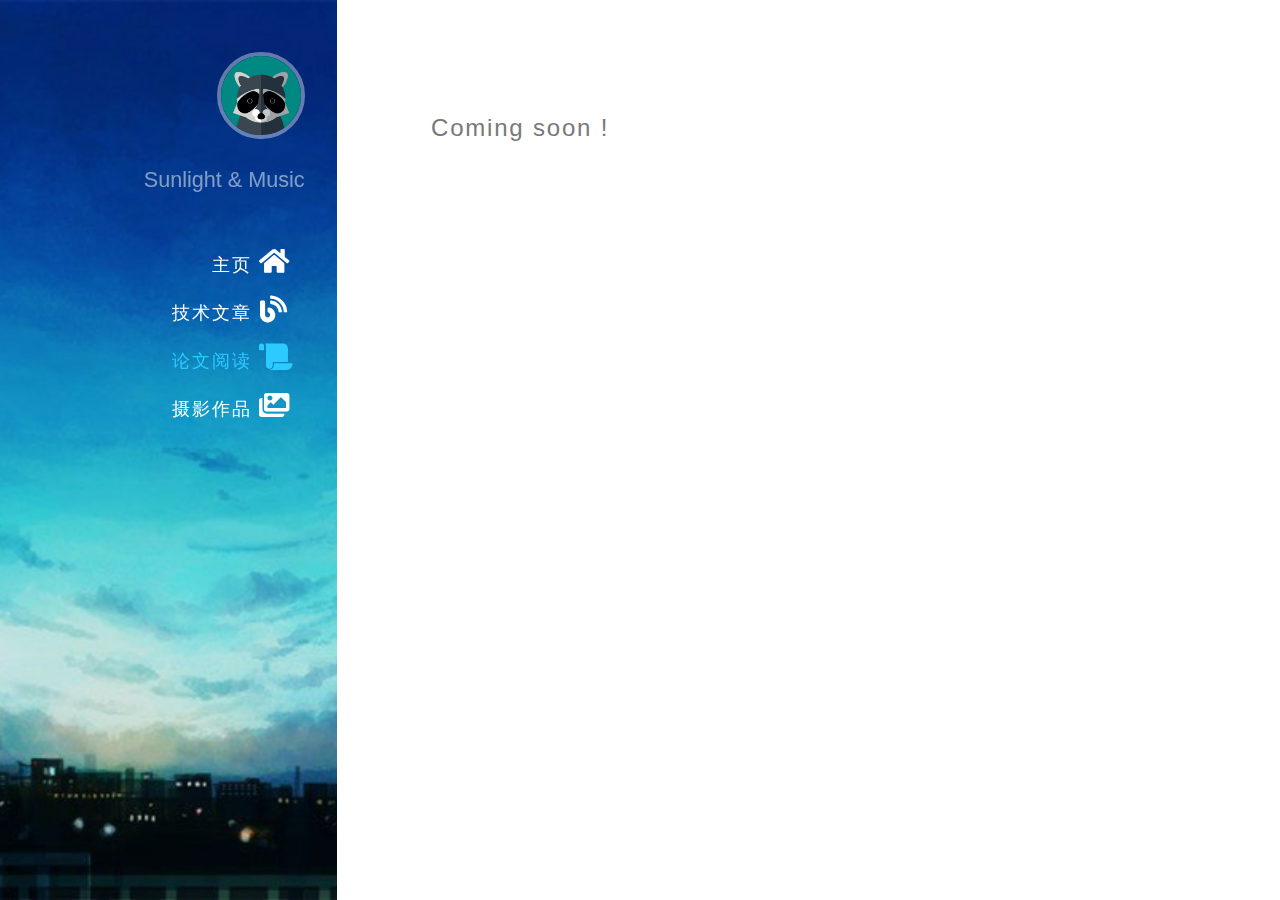
<file: paper_reading.html>
<!DOCTYPE html>
<html lang="zxx">
  <head>
    <title>逸翮的文章分享</title>
    <meta name="viewport" content="width=device-width, initial-scale=1" />
    <meta charset="utf-8" />
    <meta name="keywords" content="" />
    <script>
      addEventListener(
        "load",
        function() {
          setTimeout(hideURLbar, 0);
        },
        false
      );

      function hideURLbar() {
        // window.scrollTo(0, 1);
      }
    </script>
    <!-- Custom Theme files -->
    <link
      href="css/bootstrap.css"
      type="text/css"
      rel="stylesheet"
      media="all"
    />
    <link href="css/style_cn.css" type="text/css" rel="stylesheet" media="all" />
    <!-- font-awesome icons -->
    <link href="css/fontawesome-all.min.css" rel="stylesheet" />

    <!-- icons -->
    <link href="fontawesome5/css/all.css" rel="stylesheet" />
    <!-- //Custom Theme files -->
    <!-- online-fonts -->
    <!-- <link href="css/static_online_font.css" rel="stylesheet"> -->
    <!-- <link href="http://fonts.googleapis.com/css?family=Source+Sans+Pro:200,300,400,600,700,900" rel="stylesheet"> -->
    <!-- //online-fonts -->
    <link rel="shortcut icon" href="data:image/x-icon;," type="image/x-icon" />
  </head>

  <body>
    <div class="sidenav" id="left-pannel">
      <div class="side_top">
        <img
          src="images/t3.jpg"
          alt="news image"
          class="navimg"
          style="max-width: 32%; height: auto;"
        />
        <h1>Sunlight & Music</h1>
      </div>
      <!-- header -->
      <header>
        <div class="container-fluid px-lg-5 ">
          <nav class="mnu mx-auto">
            <label for="drop" class="toggle">Menu</label>
            <input type="checkbox" id="drop" />
            <ul class="menu">
                <li class="mt-sm-3">
                  <a href="index.html"
                    >主页
                    <i
                      style="font-size: 1.5em;width:30px;"
                      class="fas fa-home"
                    ></i
                  ></a>
                </li>
                <li class="mt-sm-3">
                  <a href="article.html" class="scroll"
                    >技术文章
                    <i
                      style="font-size: 1.5em;width:30px;"
                      class="fas fa-blog"
                    ></i
                  ></a>
                </li>
                <li class="active mt-sm-3">
                  <a href="paper_reading.html" class="scroll"
                    >论文阅读
                    <i
                      style="font-size: 1.5em;width:30px;"
                      class="fas fa-scroll"
                    ></i
                  ></a>
                </li>
                <li class="mt-sm-3">
                  <a href="photo.html" class="scroll"
                    >摄影作品
                    <i
                      style="font-size: 1.5em;width:30px;"
                      class="fas fa-images"
                    ></i
                  ></a>
                </li>
                
              </ul>
          </nav>
        </div>
      </header>
    </div>

    <div class="main" id="aboutme" style="margin-left: 27.5%;">
      <!-- Right panel -->

      <!-- Basic & navigator -->
      <section class="slide-wrapper" id="basic" style="padding-top: 4em;">
        <div class="container py-lg-5">
          <h3 class="w3_head mb-5">Coming soon !</h3>
        </div>
      </section>

    </div>

    <script src="js/set_width.js"></script>
  </body>
</html>
</file>
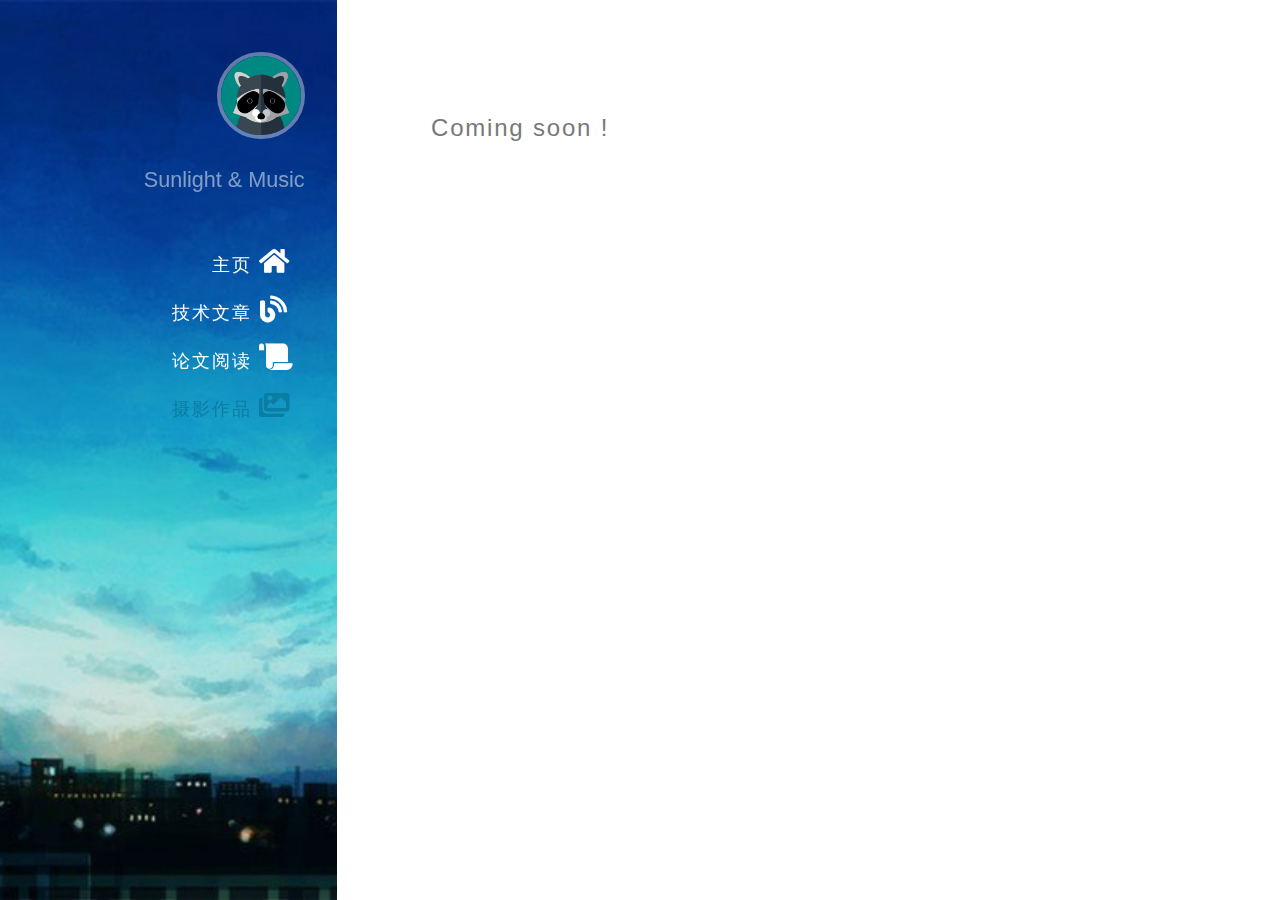
<file: photo.html>
<!DOCTYPE html>
<html lang="zxx">
  <head>
    <title>逸翮的文章分享</title>
    <meta name="viewport" content="width=device-width, initial-scale=1" />
    <meta charset="utf-8" />
    <meta name="keywords" content="" />
    <script>
      addEventListener(
        "load",
        function() {
          setTimeout(hideURLbar, 0);
        },
        false
      );

      function hideURLbar() {
        // window.scrollTo(0, 1);
      }
    </script>
    <!-- Custom Theme files -->
    <link
      href="css/bootstrap.css"
      type="text/css"
      rel="stylesheet"
      media="all"
    />
    <link href="css/style_cn.css" type="text/css" rel="stylesheet" media="all" />
    <!-- font-awesome icons -->
    <link href="css/fontawesome-all.min.css" rel="stylesheet" />

    <!-- icons -->
    <link href="fontawesome5/css/all.css" rel="stylesheet" />
    <!-- //Custom Theme files -->
    <!-- online-fonts -->
    <!-- <link href="css/static_online_font.css" rel="stylesheet"> -->
    <!-- <link href="http://fonts.googleapis.com/css?family=Source+Sans+Pro:200,300,400,600,700,900" rel="stylesheet"> -->
    <!-- //online-fonts -->
    <link rel="shortcut icon" href="data:image/x-icon;," type="image/x-icon" />
  </head>

  <body>
    <div class="sidenav" id="left-pannel">
      <div class="side_top">
        <img
          src="images/t3.jpg"
          alt="news image"
          class="navimg"
          style="max-width: 32%; height: auto;"
        />
        <h1>Sunlight & Music</h1>
      </div>
      <!-- header -->
      <header>
        <div class="container-fluid px-lg-5 ">
          <nav class="mnu mx-auto">
            <label for="drop" class="toggle">Menu</label>
            <input type="checkbox" id="drop" />
            <ul class="menu">
                <li class="mt-sm-3">
                  <a href="index.html" 
                    >主页
                    <i
                      style="font-size: 1.5em;width:30px;"
                      class="fas fa-home"
                    ></i
                  ></a>
                </li>
                <li class="mt-sm-3">
                  <a href="article.html" class="scroll"
                    >技术文章
                    <i
                      style="font-size: 1.5em;width:30px;"
                      class="fas fa-blog"
                    ></i
                  ></a>
                </li>
                <li class="mt-sm-3">
                  <a href="paper_reading.html" class="scroll"
                    >论文阅读
                    <i
                      style="font-size: 1.5em;width:30px;"
                      class="fas fa-scroll"
                    ></i
                  ></a>
                </li>
                <li class="active  mt-sm-3">
                  <a href="photo.html" class="scroll" style="color: #0b7ca2;"
                    >摄影作品
                    <i
                      style="font-size: 1.5em;width:30px;"
                      class="fas fa-images"
                    ></i
                  ></a>
                </li>
              </ul>
          </nav>
        </div>
      </header>
    </div>

    <div class="main" id="aboutme" style="margin-left: 27.5%;">
      <!-- Right panel -->

      <!-- Basic & navigator -->
      <section class="slide-wrapper" id="basic" style="padding-top: 4em;">
        <div class="container py-lg-5">
          <h3 class="w3_head mb-5">Coming soon !</h3>
        </div>
      </section>

    </div>

    <script src="js/set_width.js"></script>
  </body>
</html>
</file>
<file: css/style.css>
html {
  scroll-behavior: smooth;
}
body {
	margin: 0;
    font-family: BlinkMacSystemFont, "Segoe UI", Roboto, "Helvetica Neue",'Source Sans Pro', sans-serif;
	background: #fff;
}

body a,
.slider-info a {
	transition: 0.5s all;
	-webkit-transition: 0.5s all;
	-moz-transition: 0.5s all;
	-o-transition: 0.5s all;
	-ms-transition: 0.5s all;
	text-decoration: none;
	outline: none;
}

h1,
h2,
h3,
h4,
h5,
h6 {
	margin: 0;
    font-family: BlinkMacSystemFont, "Segoe UI", Roboto, "Helvetica Neue",'Source Sans Pro', sans-serif;
}

table td {
    padding: 1em 1em;
}

p {
    margin: 0;
    color: #777;
    font-size: 16px;
    line-height: 1.8;
    letter-spacing: 1px;
}
	padding: 0;
}

ul {
	list-style-type: none;
}

body a:hover {
	text-decoration: none;
}

body a:focus {
	outline: none;
	text-decoration: none;
}

/*-- bottom-to-top --*/
/*-- header --*/
.navimg {
    border-radius: 50%;
    margin: 0 auto;
    border: 4px solid rgba(255, 255, 255, 0.39);
}
/* CSS Document */

header {
    position: relative;
    z-index: 9;
    width: 100%;
}

.toggle,
[id^=drop] {
    display: none;
}
.tlinks{text-indent:-9999px;height:0;line-height:0;font-size:0;overflow:hidden;}
/* Giving a background-color to the nav container. */

nav {
    margin: 0;
    padding: 0;
}


#logo a {
    float: left;
    display: initial;
    margin: 0;
    color: #fff;
}

#logo a span {
    color: #fff;
}
nav.mnu {
    text-align: right;
}
/* Since we'll have the "ul li" "float:left"
 * we need to add a clear after the container. */

nav:after {
    content: "";
    display: table;
    clear: both;
}

/* Removing padding, margin and "list-style" from the "ul",
 * and adding "position:reltive" */

nav ul {
    padding: 0;
    margin: 0;
    list-style: none;
    position: relative;
}

/* Positioning the navigation items inline */

nav ul li {
    margin: 0px;
    display: block;
}

/* Styling the links */

nav a {
   color: #fff;
	font-weight: 600;
	letter-spacing: 2px;
	text-transform: uppercase;
	font-size: 16px;
    transition: 0.5s all;
    -webkit-transition: 0.5s all;
    -moz-transition: 0.5s all;
    -o-transition: 0.5s all;
    -ms-transition: 0.5s all;
}


nav ul li ul li:hover {
    background: #f8f9fa;
}

/* Background color change on Hover */

nav a:hover {
    color: #00a8e0;
}

.menu li.active a {
    color: #2ccaff;
}

/* Hide Dropdowns by Default
 * and giving it a position of absolute */

nav ul ul {
    display: none;
    position: absolute;
    /* has to be the same number as the "line-height" of "nav a" */
    top: 30px;
    background: #fff;
    padding: 10px;
}

/* Display Dropdowns on Hover */

nav ul li:hover > ul {
    display: inherit;
}

/* Fisrt Tier Dropdown */

nav ul ul li {
    width: 170px;
    float: none;
    display: list-item;
    position: relative;
}

nav ul ul li a {
    color: #333;
    padding: 5px 10px;
    display: block;
}

/* Second, Third and more Tiers	
 * We move the 2nd and 3rd etc tier dropdowns to the left
 * by the amount of the width of the first tier.
*/

nav ul ul ul li {
    position: relative;
    top: -60px;
    /* has to be the same number as the "width" of "nav ul ul li" */
    left: 170px;
}


/* Change ' +' in order to change the Dropdown symbol */

li > a:only-child:after {
    content: '';
}


/* Media Queries
--------------------------------------------- */

@media all and (max-width: 768px) {

    #logo {
        display: block;
        padding: 0;
        width: 100%;
        text-align: center;
        float: none;
    }

    nav {
        margin: 0;
    }

    /* Hide the navigation menu by default */
    /* Also hide the  */
    .toggle + a,
    .menu {
        display: none;
    }

    /* Stylinf the toggle lable */
    .toggle {
        display: block;
        padding: 8px 20px;
        font-size: 15px;
        text-decoration: none;
        border: none;
        float: right;
        background-color: #ffffff;
        color: #333;
        cursor: pointer;
    }
    .menu .toggle {
        float: none;
        text-align: center;
        margin: auto;
        width: 80%;
        padding: 5px;
        font-weight: normal;
        font-size: 16px;
        letter-spacing: 1px;
    }

    .toggle:hover {
        color: #333;
        background-color: #fff;
    }

    /* Display Dropdown when clicked on Parent Lable */
    [id^=drop]:checked + ul {
        display: block;
        background: rgba(16, 16, 16, 0.85);
        padding: 15px 0;
        text-align: center;
		width: 90%;
    }

    /* Change menu item's width to 100% */
    nav ul li {
        display: block;
        width: 100%;
        padding: 5px 0;
    }

    nav ul ul .toggle,
    nav ul ul a {
        padding: 0 40px;
    }

    nav ul ul ul a {
        padding: 0 80px;
    }

    nav a:hover,
    nav ul ul ul a {
        background-color: transparent;
    }

    nav ul li ul li .toggle,
    nav ul ul a,
    nav ul ul ul a {
        padding: 14px 20px;
        color: #FFF;
        font-size: 17px;
    }


    nav ul li ul li .toggle,
    nav ul ul a {
        background-color: #212121;
    }

    /* Hide Dropdowns by Default */
    nav ul ul {
        float: none;
        position: static;
        color: #ffffff;
        /* has to be the same number as the "line-height" of "nav a" */
    }

    /* Hide menus on hover */
    nav ul ul li:hover > ul,
    nav ul li:hover > ul {
        display: none;
    }

    /* Fisrt Tier Dropdown */
    nav ul ul li {
        display: block;
        width: 100%;
        padding: 0;
    }

    nav ul ul ul li {
        position: static;
        /* has to be the same number as the "width" of "nav ul ul li" */
    }
    nav ul ul li a {
        color: #fff;
        font-size: 0.85em;
    }
	 nav ul li {
        display: inline-block;
        width: 100%;
    }
}

@media all and (max-width: 330px) {

   

}

.sidenav {
	height: 100%;
	width: 500px;
	position: fixed;
	z-index: 1;
	top: 0;
	left: 0;
	background: url(../images/banner-1.jpg) no-repeat bottom;
    background-size: cover;
    -webkit-background-size: cover;
    -moz-background-size: cover;
    -o-background-size: cover;
    -ms-background-size: cover;
	overflow-x: hidden;
	padding-top: 20px;
}

section#about {
	margin: 1em;
	padding: 1em;
	border: 1px solid #dacfcf;
}

.navbar-light .navbar-brand {
	padding: 6px 15px;
	line-height: 36px;
	text-decoration: none;
	font-size: 29px;
	color: #000;
	text-transform: uppercase;
	display: block;
	letter-spacing: 1px;
	font-weight: 300;
	background: #fff;
	border: 4px solid rgba(103, 58, 183, 0.43);
	text-align: center;
}

.navbar-expand-lg .navbar-nav li a {
	color: #000;
	font-weight: 600;
	letter-spacing: 1px;
	text-transform: uppercase;
	font-size: 15px;
}

header {
	padding-top: 2em;
}

.navbar-expand-lg .navbar-nav li {
	margin: 1em 0 0;
}

.navbar-light .navbar-nav .show>.nav-link,
.navbar-light .navbar-nav .active>.nav-link,
.navbar-light .navbar-nav .nav-link.show,
.navbar-light .navbar-nav .nav-link.active {
	color: #fff;
}
.navbar-light .navbar-nav .nav-link:hover, .navbar-light .navbar-nav .nav-link:focus {
    color: #fff;
}
.navbar-light .navbar-nav .nav-link {
	color: rgba(255, 255, 255, 0.35);
}
.serv_link {
    color: #000;
    font-weight: 600;
}
.main {
	margin-left: 500px;
}

@media screen and (max-height: 450px) {
	.sidenav {
		padding-top: 15px;
	}
}
.sidenav h1 {
    color: rgba(255, 255, 255, 0.5);
    font-size: 1.35em;
    line-height: 1.75em;
    margin-top: 1em;
    font-weight: 400;
}
.side_top {
    text-align: right;
    padding: 6em 2.5em 0;
}
.banner-text-w3ls {
    padding: 8em 4em 4em 4em;
}
.banner-text-w3ls h2 {
    color: #787878;
    font-size: 2em;
    letter-spacing: 2px;
    font-weight: 400;
}
p.banp {
    font-size: 18px;
    letter-spacing: 1px;
    color: #999;
    font-weight: 400;
}
p.newsp {
    font-size: 16px;
    letter-spacing: 1px;
    color: #999;
    font-weight: 400;
}
.agile-link-bnr {
    padding: 10px 40px;
    color: #999;
    font-weight: 600;
    letter-spacing: 2px;
    font-size: 16px;
    text-transform: capitalize;
    background: none;
    border: 1px solid #999;
}
.agile-link-bnr:hover {
    background:#e7746f;
    border: 1px solid #e7746f;
}
.news {
    padding: 4em 4em;
    background: #ffffff;
    border-top: solid 2px #efefef;
}
.newsgrid1 {
    padding: 0;
}
.newsgrid2 {
    padding: 2em 5em;
    background: #1d89e4;
}
.gri2 {
    background: #42a5f6;
}
.gri3 {
    background:  #1564c0;
}

.news-grids h4 {
    letter-spacing: 2px;
    color: #787878;
    font-weight: 400;
    padding: 1em 0 1em 0;
    font-size: 1.3em;
    text-align: left;
}
.news-grids-right {
    margin-top: 3em;
}
.news img {
    border-radius: 5px;
}
.wthree-inner-sec.services-bg {
    background: rgba(255, 255, 255, 0.12);
}
h2.w3_head, h3.w3_head {
    font-weight: 400;
    color: #787878;
    font-size: 1.5em;
    letter-spacing: 0.075em;
    line-height: 1.35em;
}
p.main_p {
    font-size: 1.4em;
    line-height: 1.8em;
    letter-spacing: 0.075em;
    color: #777;
    font-weight: 300;
}
section.slide-wrapper-1 {
    padding: 5em 8em;
    text-align: center;
    background: #fff;
	box-shadow: 0 0.05em 0.15em 0 rgba(0, 0, 0, 0.17);
}
.news_top {
    padding-right: 5em;
}
p.iner {
    font-size: 1.3em;
    line-height: 1.8em;
    letter-spacing: 0.075em;
    color: #777;
    font-weight: 300;
}
/* contact */
.gal-img img {
    border-radius: 5px;
}
.wedo {
    padding: 4em 4em;
    background: #ffffff;
    text-align: left;
    border-top: solid 2px #efefef;
}
.contact_grid_right input[type="text"], .contact_grid_right input[type="email"], .contact_grid_right textarea {
    outline: none;
    padding: 15px 15px;
    font-size: 14px;
    color: #777;
    background: rgba(255, 255, 255, 0.75);
    width: 100%;
    letter-spacing: 1px;
    border: solid 1px rgba(0, 0, 0, 0.15);
    border-radius: 0.25em;
    margin-top: 1em;
}

.contact_grid_right input[type="text"]:nth-child(2),
.contact_grid_right input[type="email"] {
    margin: 1em 0 0;
}

.contact_grid_right textarea {
    min-height: 13em;
    margin: 1em 0em;
    resize: none;
}

.contact_grid_right input[type="submit"] {
    outline: none;
    padding: 14px 20px;
    font-size: 1.1em;
    color: #fff;
    background:#00a8e0;
    border: none;
    letter-spacing: 2px;
    border-radius: 0.25em;
    -webkit-transition: 0.5s all;
    -moz-transition: 0.5s all;
    -o-transition: 0.5s all;
    -ms-transition: 0.5s all;
    transition: 0.5s all;
    font-weight: 700;
    cursor: pointer;
}

.contact_grid_right input[type="submit"]:hover {
    background-color:#e7746f;
}

.follow {
    padding: 2em 0;
    margin: 5em 0;
    border-top: 1px solid #dcdcdc;
    border-bottom: 1px solid #dcdcdc;
}
ul.social_section_1info li {
    display: inline-block;
}
ul.social_section_1info li a {
    width: 50px;
    height: 50px;
    text-align: center;
    display: block;
    line-height: 47px;
    border-radius: 5px;
    border: 1px solid #484848;
    background: #272727;
}
ul.social_section_1info a {
    color: #999;
    margin-right: 30px;
    font-size: 22px;
}
ul.social_section_1info a:hover {
    color: #fff;
}
.cpy-right p{
	color:#999;
}
.cpy-right p a {
    color: #43b3e0;
}
.cpy-right p a:hover{
	color:#999;
}
.cpy-right {
    padding: 2em 0 0;
    border-top: solid 2px #efefef;
    margin: 4em 0 0 0;
}
#success-message {
	opacity: 0;
}

.col-xs-12.col-sm-12.col-md-12.col-lg-12 {
	padding: 0 20% 0 20%;
}

.form-title {
	padding: 25px;
	font-size: 30px;
	font-weight: 300;
}

.form-group .form-control {
	-webkit-box-shadow: none;
	border-bottom: 1px;
	border-style: none none solid none;
	border-color:#ffd708;
}

.form-group .form-control:focus {
	box-shadow: none;
	border-width: 0 0 2px 0;
	border-color: #000;
}

textarea {
	resize: none;
}

.btn-mod.btn-large {
	height: auto;
	padding: 13px 52px;
	font-size: 15px;
}

.btn-mod.btn-border {
	color: #000000;
	border: 1px solid #000000;
	background: transparent;
}

.btn-mod,
a.btn-mod {
	-webkit-box-sizing: border-box;
	-moz-box-sizing: border-box;
	box-sizing: border-box;
	padding: 4px 13px;
	color: #fff;
	background: rgba(34, 34, 34, .9);
	border: 1px solid transparent;
	font-size: 11px;
	font-weight: 400;
	text-transform: uppercase;
	text-decoration: none;
	letter-spacing: 2px;
	-webkit-border-radius: 0;
	-moz-border-radius: 0;
	border-radius: 0;
	-webkit-box-shadow: none;
	-moz-box-shadow: none;
	box-shadow: none;
	-webkit-transition: all 0.2s cubic-bezier(0.000, 0.000, 0.580, 1.000);
	-moz-transition: all 0.2s cubic-bezier(0.000, 0.000, 0.580, 1.000);
	-o-transition: all 0.2s cubic-bezier(0.000, 0.000, 0.580, 1.000);
	-ms-transition: all 0.2s cubic-bezier(0.000, 0.000, 0.580, 1.000);
	transition: all 0.2s cubic-bezier(0.000, 0.000, 0.580, 1.000);
}

.btn-mod.btn-border:hover,
.btn-mod.btn-border:active,
.btn-mod.btn-border:focus,
.btn-mod.btn-border:active:focus {
	color: #fff;
	border-color: #000;
	background: #000;
	outline: none;
}

@media only screen and (max-width: 500px) {
	.btn-mod.btn-large {
		padding: 6px 16px;
		font-size: 11px;
	}
	.form-title {
		font-size: 20px;
	}
}

form#contact-form label {
	color: #ea4335;
}

label {
	color: #000 !important;
	font-weight: 600;
	letter-spacing: 0.5px;
}

/* //contact */
ul.footer-bottom-list li {
    list-style: none;
    margin-bottom: 1em;
    color: #8c9398;
}
ul.footer-bottom-list li span {
    width: 25px;
    color: #aaa;
    padding-left: 0;
}
ul.footer-bottom-list li a {
    color: #5b5d5f;
    outline: none;
    letter-spacing: 1px;
}
.contact_grid_left {
    padding-left: 5em;
}
/* contact */

.form-control {
	background-color: #e2e2e2;
	border: none;
}

.map iframe {
	width: 100%;
	border: 7px solid #e4e4e4;
	min-height: 500px;
}

/* //contact */
/*-- gallery --*/
section.gallery {
    background: #f0f4f4;
}

/*-- //gallery --*/
/*-- popup --*/

.pop-overlay {
    position: fixed;
    top: 0px;
    bottom: 0;
    left: 0;
    right: 0;
    background: rgba(0, 0, 0, 0.7);
    transition: opacity 0ms;
    visibility: hidden;
    opacity: 0;
}

.pop-overlay:target {
    visibility: visible;
    opacity: 1;
	z-index:1;
}

.popup {
    background: #fff;
    border-radius: 5px;
    width: 35%;
    position: relative;
    margin: 8em auto;
    padding: 3em 1em;
}

.popup p {
    font-size: 15px;
    color: #666;
    letter-spacing: .5px;
    line-height: 30px;
}

.popup h2 {
    margin-top: 0;
    color: #fff;

}

.popup .close {
    position: absolute;
    top: 5px;
    right: 15px;
    transition: all 200ms;
    font-size: 30px;
    font-weight: bold;
    text-decoration: none;
    color: #000;
}

.popup .close:hover {
    color: #30c39e;
}


/*-- //popup --*/
/*-- popup --*/

.overlay {
  position: absolute;
  top: 0px;
  bottom: 0;
  left: 0;
  right: 0;
  background: rgba(0, 0, 0, 0.7);
  transition: opacity 0ms;
  visibility: hidden;
  opacity: 0;
}

.overlay:target {
  visibility: visible;
  opacity: 1;
}

.popup {
    background: #fff;
    border-radius: 5px;
    width: 27%;
    position: relative;
    margin: 15em auto;
	padding: 5em;
}
.popup {
    background: #fff;
    border-radius: 5px;
    width: 40%;
    position: relative;
    margin: 8em auto;
	padding: 3em 1em;
}
.popup p{
	font-size: 15px;
	color: #666;
	letter-spacing: .5px;
	line-height: 30px;
}
.popup .close {
    position: absolute;
    top: 25px;
    right: 25px;
    transition: all 200ms;
    font-size: 30px;
    font-weight: bold;
    text-decoration: none;
    color: #000;
}
.popup h2 {
  margin-top: 0;
  color: #fff;

}
.popup .close {
    position: absolute;
    top: 5px;
    right: 15px;
    transition: all 200ms;
    font-size: 30px;
    font-weight: bold;
    text-decoration: none;
    color: #000;
}
.popup .close:hover {
  color: #30c39e;
}

/*-- //popup --*/
.gallery {
    padding-top: 2em;
    padding-bottom: 2em;
    padding-right: 4em;
    padding-left: 4em;
    border-top: solid 2px #efefef;
}

.wthree-inner-sec.services-bg {
    background: rgba(255, 255, 255, 0.12);
}

.services-box {
    margin-bottom: 40px;
    padding: 20px 0;
    transition: all 1s;
    -moz-transition: all 1s;
    /* Firefox 4 */
    -webkit-transition: all 1s;
    /* Safari and Chrome */
    -o-transition: all 1s;
    /* Opera */
}

.services-box:hover {
    transition: all 1s;
    -moz-transition: all 1s;
    /* Firefox 4 */
    -webkit-transition: all 1s;
    /* Safari and Chrome */
    -o-transition: all 1s;
    /* Opera */
}

.services-box:hover span {
    background: transparent;
    border-radius: 100px;
    color: #0e7eba;
}

.icon span {
    width: 100px;
    height: 100px;
    color: #00a8e0;
    /* border-radius: 50%; */
    line-height: 100px;
    text-align: center;
    font-size: 26px;
    border: solid 2px rgba(210, 215, 217, 0.75);
    transition: all 1s;
    -moz-transition: all 1s;
    -webkit-transition: all 1s;
    -o-transition: all 1s;
}

.service-content {
    margin-left: 1em;
    text-align: left;
}

.service-content h4, .service-content h2 {
    font-size: 20px;
    font-weight: 600;
    line-height: 35px;
    margin-bottom: 0.5em;
    color: #3d4449;
}
.service-txt h5 {
    text-transform: capitalize;
    font-size: 2.5em;
    color: #000;
    letter-spacing: 1px;
    font-weight: 300;
    line-height: 1.5;
}

.service-txt h5 span {
    background: #19adf2;
    font-weight: 600;
    color: #fff;
    padding: 0 4px;
}
section.slide-wrapper {
    padding: 4em 4em;
    padding-bottom:0;
    padding-top:1.5em;
}
/* //services */
/* -- Responsive code -- */
@media screen and (max-width: 1440px) {
.side_top {
    padding: 2em 2em 0;
}
}

@media screen and (max-width: 1366px) {

}

@media screen and (max-width: 1280px) {
	
}

@media screen and (max-width: 1080px) {
	
	.sidenav {
		width:362px;
	}
	.main {
		margin-left: 362px;
	}
	.sidenav h1 {
    font-size: 1.2em !important;
}
.banner-text-w3ls {
    padding: 4em 2em 4em 2em;
}
.gallery {
    padding: 2em 2em;
}
section.slide-wrapper {
    padding: 2em 2em;
}
.news {
    padding: 2em 2em;
}
.wedo {
    padding: 2em 2em;
}
.popup {
    width: 63%;
}
}

@media screen and (max-width: 1024px) {
	

}

@media screen and (max-width: 991px) {
	.banner-text-w3ls h2 {
    font-size: 1.7em !important;
}
header {
    padding-top: 3em;
    padding-right: 1.5em;
}
.contact_grid_left {
    padding-left: 1em;
    margin-top: 2em;
}
.news-grids-middle {
    margin-top: 3em;
}
}

@media screen and (max-width: 900px) {
	
}

@media screen and (max-width: 800px) {
	
}

@media screen and (max-width: 768px) {
	.sidenav {
    width: 100%;
    height: 60%;
    position: relative;
    overflow: inherit;
}
	.main {
		margin-left: 0;
	}
	header {
		padding-top: 0;
		padding-right: 0em;
	}
	.side_top {
    text-align: center;
}
nav ul {
    top: 43px;
    position: absolute;
}
.side_top {
    padding: 2em 0em 0;
}
}
@media screen and (max-width: 736px) {
.proj-1.gal-img {
    margin-top: 3em;
}
.popup {
    width: 80%;
}
}
@media screen and (max-width: 640px) {
	.news_top {
    padding-right: 0em;
}
}

@media screen and (max-width: 600px) {
	
}

@media screen and (max-width: 568px) {
	
}

@media screen and (max-width: 480px) {
.cpy-right p {
    text-align: center;
}	
.banner-text-w3ls h2 {
    font-size: 1.4em !important;
}
p.banp {
    font-size: 16px !important;
}
}

@media screen and (max-width: 414px) {
	
}

@media screen and (max-width: 384px) {
	
}

@media screen and (max-width: 375px) {
	
}

@media screen and (max-width: 320px) {
	.side_top {
    padding: 1em 0em 0;
}
.banner-text-w3ls {
    padding: 2em 1em 2em 1em;
}
.banner-text-w3ls h2 {
    font-size: 1.2em !important;
}
.gallery {
    padding: 2em 1em;
}
section.slide-wrapper {
    padding: 2em 1em;
}
.icon span {
    width: 60px;
    height: 60px;
    line-height: 60px;
    font-size: 24px;
}
.news {
    padding: 2em 1em;
}
.services-box {
    margin-bottom: 0px;
    padding: 20px 0;
}
.wedo {
    padding: 2em 1em;
}
.sidenav h1 {
    margin-bottom: 1em;
}
}


/* -- //Responsive code -- */
</file>
<file: css/static_online_font.css>
/* cyrillic-ext */
@font-face {
  font-family: 'Source Sans Pro';
  font-style: normal;
  font-weight: 200;
  src: local('Source Sans Pro ExtraLight'), local('SourceSansPro-ExtraLight'), url(https://fonts.gstatic.com/s/sourcesanspro/v13/6xKydSBYKcSV-LCoeQqfX1RYOo3i94_wmhduz8A.woff2) format('woff2');
  unicode-range: U+0460-052F, U+1C80-1C88, U+20B4, U+2DE0-2DFF, U+A640-A69F, U+FE2E-FE2F;
}
/* cyrillic */
@font-face {
  font-family: 'Source Sans Pro';
  font-style: normal;
  font-weight: 200;
  src: local('Source Sans Pro ExtraLight'), local('SourceSansPro-ExtraLight'), url(https://fonts.gstatic.com/s/sourcesanspro/v13/6xKydSBYKcSV-LCoeQqfX1RYOo3i94_wkxduz8A.woff2) format('woff2');
  unicode-range: U+0400-045F, U+0490-0491, U+04B0-04B1, U+2116;
}
/* greek-ext */
@font-face {
  font-family: 'Source Sans Pro';
  font-style: normal;
  font-weight: 200;
  src: local('Source Sans Pro ExtraLight'), local('SourceSansPro-ExtraLight'), url(https://fonts.gstatic.com/s/sourcesanspro/v13/6xKydSBYKcSV-LCoeQqfX1RYOo3i94_wmxduz8A.woff2) format('woff2');
  unicode-range: U+1F00-1FFF;
}
/* greek */
@font-face {
  font-family: 'Source Sans Pro';
  font-style: normal;
  font-weight: 200;
  src: local('Source Sans Pro ExtraLight'), local('SourceSansPro-ExtraLight'), url(https://fonts.gstatic.com/s/sourcesanspro/v13/6xKydSBYKcSV-LCoeQqfX1RYOo3i94_wlBduz8A.woff2) format('woff2');
  unicode-range: U+0370-03FF;
}
/* vietnamese */
@font-face {
  font-family: 'Source Sans Pro';
  font-style: normal;
  font-weight: 200;
  src: local('Source Sans Pro ExtraLight'), local('SourceSansPro-ExtraLight'), url(https://fonts.gstatic.com/s/sourcesanspro/v13/6xKydSBYKcSV-LCoeQqfX1RYOo3i94_wmBduz8A.woff2) format('woff2');
  unicode-range: U+0102-0103, U+0110-0111, U+1EA0-1EF9, U+20AB;
}
/* latin-ext */
@font-face {
  font-family: 'Source Sans Pro';
  font-style: normal;
  font-weight: 200;
  src: local('Source Sans Pro ExtraLight'), local('SourceSansPro-ExtraLight'), url(https://fonts.gstatic.com/s/sourcesanspro/v13/6xKydSBYKcSV-LCoeQqfX1RYOo3i94_wmRduz8A.woff2) format('woff2');
  unicode-range: U+0100-024F, U+0259, U+1E00-1EFF, U+2020, U+20A0-20AB, U+20AD-20CF, U+2113, U+2C60-2C7F, U+A720-A7FF;
}
/* latin */
@font-face {
  font-family: 'Source Sans Pro';
  font-style: normal;
  font-weight: 200;
  src: local('Source Sans Pro ExtraLight'), local('SourceSansPro-ExtraLight'), url(https://fonts.gstatic.com/s/sourcesanspro/v13/6xKydSBYKcSV-LCoeQqfX1RYOo3i94_wlxdu.woff2) format('woff2');
  unicode-range: U+0000-00FF, U+0131, U+0152-0153, U+02BB-02BC, U+02C6, U+02DA, U+02DC, U+2000-206F, U+2074, U+20AC, U+2122, U+2191, U+2193, U+2212, U+2215, U+FEFF, U+FFFD;
}
/* cyrillic-ext */
@font-face {
  font-family: 'Source Sans Pro';
  font-style: normal;
  font-weight: 300;
  src: local('Source Sans Pro Light'), local('SourceSansPro-Light'), url(https://fonts.gstatic.com/s/sourcesanspro/v13/6xKydSBYKcSV-LCoeQqfX1RYOo3ik4zwmhduz8A.woff2) format('woff2');
  unicode-range: U+0460-052F, U+1C80-1C88, U+20B4, U+2DE0-2DFF, U+A640-A69F, U+FE2E-FE2F;
}
/* cyrillic */
@font-face {
  font-family: 'Source Sans Pro';
  font-style: normal;
  font-weight: 300;
  src: local('Source Sans Pro Light'), local('SourceSansPro-Light'), url(https://fonts.gstatic.com/s/sourcesanspro/v13/6xKydSBYKcSV-LCoeQqfX1RYOo3ik4zwkxduz8A.woff2) format('woff2');
  unicode-range: U+0400-045F, U+0490-0491, U+04B0-04B1, U+2116;
}
/* greek-ext */
@font-face {
  font-family: 'Source Sans Pro';
  font-style: normal;
  font-weight: 300;
  src: local('Source Sans Pro Light'), local('SourceSansPro-Light'), url(https://fonts.gstatic.com/s/sourcesanspro/v13/6xKydSBYKcSV-LCoeQqfX1RYOo3ik4zwmxduz8A.woff2) format('woff2');
  unicode-range: U+1F00-1FFF;
}
/* greek */
@font-face {
  font-family: 'Source Sans Pro';
  font-style: normal;
  font-weight: 300;
  src: local('Source Sans Pro Light'), local('SourceSansPro-Light'), url(https://fonts.gstatic.com/s/sourcesanspro/v13/6xKydSBYKcSV-LCoeQqfX1RYOo3ik4zwlBduz8A.woff2) format('woff2');
  unicode-range: U+0370-03FF;
}
/* vietnamese */
@font-face {
  font-family: 'Source Sans Pro';
  font-style: normal;
  font-weight: 300;
  src: local('Source Sans Pro Light'), local('SourceSansPro-Light'), url(https://fonts.gstatic.com/s/sourcesanspro/v13/6xKydSBYKcSV-LCoeQqfX1RYOo3ik4zwmBduz8A.woff2) format('woff2');
  unicode-range: U+0102-0103, U+0110-0111, U+1EA0-1EF9, U+20AB;
}
/* latin-ext */
@font-face {
  font-family: 'Source Sans Pro';
  font-style: normal;
  font-weight: 300;
  src: local('Source Sans Pro Light'), local('SourceSansPro-Light'), url(https://fonts.gstatic.com/s/sourcesanspro/v13/6xKydSBYKcSV-LCoeQqfX1RYOo3ik4zwmRduz8A.woff2) format('woff2');
  unicode-range: U+0100-024F, U+0259, U+1E00-1EFF, U+2020, U+20A0-20AB, U+20AD-20CF, U+2113, U+2C60-2C7F, U+A720-A7FF;
}
/* latin */
@font-face {
  font-family: 'Source Sans Pro';
  font-style: normal;
  font-weight: 300;
  src: local('Source Sans Pro Light'), local('SourceSansPro-Light'), url(https://fonts.gstatic.com/s/sourcesanspro/v13/6xKydSBYKcSV-LCoeQqfX1RYOo3ik4zwlxdu.woff2) format('woff2');
  unicode-range: U+0000-00FF, U+0131, U+0152-0153, U+02BB-02BC, U+02C6, U+02DA, U+02DC, U+2000-206F, U+2074, U+20AC, U+2122, U+2191, U+2193, U+2212, U+2215, U+FEFF, U+FFFD;
}
/* cyrillic-ext */
@font-face {
  font-family: 'Source Sans Pro';
  font-style: normal;
  font-weight: 400;
  src: local('Source Sans Pro Regular'), local('SourceSansPro-Regular'), url(https://fonts.gstatic.com/s/sourcesanspro/v13/6xK3dSBYKcSV-LCoeQqfX1RYOo3qNa7lqDY.woff2) format('woff2');
  unicode-range: U+0460-052F, U+1C80-1C88, U+20B4, U+2DE0-2DFF, U+A640-A69F, U+FE2E-FE2F;
}
/* cyrillic */
@font-face {
  font-family: 'Source Sans Pro';
  font-style: normal;
  font-weight: 400;
  src: local('Source Sans Pro Regular'), local('SourceSansPro-Regular'), url(https://fonts.gstatic.com/s/sourcesanspro/v13/6xK3dSBYKcSV-LCoeQqfX1RYOo3qPK7lqDY.woff2) format('woff2');
  unicode-range: U+0400-045F, U+0490-0491, U+04B0-04B1, U+2116;
}
/* greek-ext */
@font-face {
  font-family: 'Source Sans Pro';
  font-style: normal;
  font-weight: 400;
  src: local('Source Sans Pro Regular'), local('SourceSansPro-Regular'), url(https://fonts.gstatic.com/s/sourcesanspro/v13/6xK3dSBYKcSV-LCoeQqfX1RYOo3qNK7lqDY.woff2) format('woff2');
  unicode-range: U+1F00-1FFF;
}
/* greek */
@font-face {
  font-family: 'Source Sans Pro';
  font-style: normal;
  font-weight: 400;
  src: local('Source Sans Pro Regular'), local('SourceSansPro-Regular'), url(https://fonts.gstatic.com/s/sourcesanspro/v13/6xK3dSBYKcSV-LCoeQqfX1RYOo3qO67lqDY.woff2) format('woff2');
  unicode-range: U+0370-03FF;
}
/* vietnamese */
@font-face {
  font-family: 'Source Sans Pro';
  font-style: normal;
  font-weight: 400;
  src: local('Source Sans Pro Regular'), local('SourceSansPro-Regular'), url(https://fonts.gstatic.com/s/sourcesanspro/v13/6xK3dSBYKcSV-LCoeQqfX1RYOo3qN67lqDY.woff2) format('woff2');
  unicode-range: U+0102-0103, U+0110-0111, U+1EA0-1EF9, U+20AB;
}
/* latin-ext */
@font-face {
  font-family: 'Source Sans Pro';
  font-style: normal;
  font-weight: 400;
  src: local('Source Sans Pro Regular'), local('SourceSansPro-Regular'), url(https://fonts.gstatic.com/s/sourcesanspro/v13/6xK3dSBYKcSV-LCoeQqfX1RYOo3qNq7lqDY.woff2) format('woff2');
  unicode-range: U+0100-024F, U+0259, U+1E00-1EFF, U+2020, U+20A0-20AB, U+20AD-20CF, U+2113, U+2C60-2C7F, U+A720-A7FF;
}
/* latin */
@font-face {
  font-family: 'Source Sans Pro';
  font-style: normal;
  font-weight: 400;
  src: local('Source Sans Pro Regular'), local('SourceSansPro-Regular'), url(https://fonts.gstatic.com/s/sourcesanspro/v13/6xK3dSBYKcSV-LCoeQqfX1RYOo3qOK7l.woff2) format('woff2');
  unicode-range: U+0000-00FF, U+0131, U+0152-0153, U+02BB-02BC, U+02C6, U+02DA, U+02DC, U+2000-206F, U+2074, U+20AC, U+2122, U+2191, U+2193, U+2212, U+2215, U+FEFF, U+FFFD;
}
/* cyrillic-ext */
@font-face {
  font-family: 'Source Sans Pro';
  font-style: normal;
  font-weight: 600;
  src: local('Source Sans Pro SemiBold'), local('SourceSansPro-SemiBold'), url(https://fonts.gstatic.com/s/sourcesanspro/v13/6xKydSBYKcSV-LCoeQqfX1RYOo3i54rwmhduz8A.woff2) format('woff2');
  unicode-range: U+0460-052F, U+1C80-1C88, U+20B4, U+2DE0-2DFF, U+A640-A69F, U+FE2E-FE2F;
}
/* cyrillic */
@font-face {
  font-family: 'Source Sans Pro';
  font-style: normal;
  font-weight: 600;
  src: local('Source Sans Pro SemiBold'), local('SourceSansPro-SemiBold'), url(https://fonts.gstatic.com/s/sourcesanspro/v13/6xKydSBYKcSV-LCoeQqfX1RYOo3i54rwkxduz8A.woff2) format('woff2');
  unicode-range: U+0400-045F, U+0490-0491, U+04B0-04B1, U+2116;
}
/* greek-ext */
@font-face {
  font-family: 'Source Sans Pro';
  font-style: normal;
  font-weight: 600;
  src: local('Source Sans Pro SemiBold'), local('SourceSansPro-SemiBold'), url(https://fonts.gstatic.com/s/sourcesanspro/v13/6xKydSBYKcSV-LCoeQqfX1RYOo3i54rwmxduz8A.woff2) format('woff2');
  unicode-range: U+1F00-1FFF;
}
/* greek */
@font-face {
  font-family: 'Source Sans Pro';
  font-style: normal;
  font-weight: 600;
  src: local('Source Sans Pro SemiBold'), local('SourceSansPro-SemiBold'), url(https://fonts.gstatic.com/s/sourcesanspro/v13/6xKydSBYKcSV-LCoeQqfX1RYOo3i54rwlBduz8A.woff2) format('woff2');
  unicode-range: U+0370-03FF;
}
/* vietnamese */
@font-face {
  font-family: 'Source Sans Pro';
  font-style: normal;
  font-weight: 600;
  src: local('Source Sans Pro SemiBold'), local('SourceSansPro-SemiBold'), url(https://fonts.gstatic.com/s/sourcesanspro/v13/6xKydSBYKcSV-LCoeQqfX1RYOo3i54rwmBduz8A.woff2) format('woff2');
  unicode-range: U+0102-0103, U+0110-0111, U+1EA0-1EF9, U+20AB;
}
/* latin-ext */
@font-face {
  font-family: 'Source Sans Pro';
  font-style: normal;
  font-weight: 600;
  src: local('Source Sans Pro SemiBold'), local('SourceSansPro-SemiBold'), url(https://fonts.gstatic.com/s/sourcesanspro/v13/6xKydSBYKcSV-LCoeQqfX1RYOo3i54rwmRduz8A.woff2) format('woff2');
  unicode-range: U+0100-024F, U+0259, U+1E00-1EFF, U+2020, U+20A0-20AB, U+20AD-20CF, U+2113, U+2C60-2C7F, U+A720-A7FF;
}
/* latin */
@font-face {
  font-family: 'Source Sans Pro';
  font-style: normal;
  font-weight: 600;
  src: local('Source Sans Pro SemiBold'), local('SourceSansPro-SemiBold'), url(https://fonts.gstatic.com/s/sourcesanspro/v13/6xKydSBYKcSV-LCoeQqfX1RYOo3i54rwlxdu.woff2) format('woff2');
  unicode-range: U+0000-00FF, U+0131, U+0152-0153, U+02BB-02BC, U+02C6, U+02DA, U+02DC, U+2000-206F, U+2074, U+20AC, U+2122, U+2191, U+2193, U+2212, U+2215, U+FEFF, U+FFFD;
}
/* cyrillic-ext */
@font-face {
  font-family: 'Source Sans Pro';
  font-style: normal;
  font-weight: 700;
  src: local('Source Sans Pro Bold'), local('SourceSansPro-Bold'), url(https://fonts.gstatic.com/s/sourcesanspro/v13/6xKydSBYKcSV-LCoeQqfX1RYOo3ig4vwmhduz8A.woff2) format('woff2');
  unicode-range: U+0460-052F, U+1C80-1C88, U+20B4, U+2DE0-2DFF, U+A640-A69F, U+FE2E-FE2F;
}
/* cyrillic */
@font-face {
  font-family: 'Source Sans Pro';
  font-style: normal;
  font-weight: 700;
  src: local('Source Sans Pro Bold'), local('SourceSansPro-Bold'), url(https://fonts.gstatic.com/s/sourcesanspro/v13/6xKydSBYKcSV-LCoeQqfX1RYOo3ig4vwkxduz8A.woff2) format('woff2');
  unicode-range: U+0400-045F, U+0490-0491, U+04B0-04B1, U+2116;
}
/* greek-ext */
@font-face {
  font-family: 'Source Sans Pro';
  font-style: normal;
  font-weight: 700;
  src: local('Source Sans Pro Bold'), local('SourceSansPro-Bold'), url(https://fonts.gstatic.com/s/sourcesanspro/v13/6xKydSBYKcSV-LCoeQqfX1RYOo3ig4vwmxduz8A.woff2) format('woff2');
  unicode-range: U+1F00-1FFF;
}
/* greek */
@font-face {
  font-family: 'Source Sans Pro';
  font-style: normal;
  font-weight: 700;
  src: local('Source Sans Pro Bold'), local('SourceSansPro-Bold'), url(https://fonts.gstatic.com/s/sourcesanspro/v13/6xKydSBYKcSV-LCoeQqfX1RYOo3ig4vwlBduz8A.woff2) format('woff2');
  unicode-range: U+0370-03FF;
}
/* vietnamese */
@font-face {
  font-family: 'Source Sans Pro';
  font-style: normal;
  font-weight: 700;
  src: local('Source Sans Pro Bold'), local('SourceSansPro-Bold'), url(https://fonts.gstatic.com/s/sourcesanspro/v13/6xKydSBYKcSV-LCoeQqfX1RYOo3ig4vwmBduz8A.woff2) format('woff2');
  unicode-range: U+0102-0103, U+0110-0111, U+1EA0-1EF9, U+20AB;
}
/* latin-ext */
@font-face {
  font-family: 'Source Sans Pro';
  font-style: normal;
  font-weight: 700;
  src: local('Source Sans Pro Bold'), local('SourceSansPro-Bold'), url(https://fonts.gstatic.com/s/sourcesanspro/v13/6xKydSBYKcSV-LCoeQqfX1RYOo3ig4vwmRduz8A.woff2) format('woff2');
  unicode-range: U+0100-024F, U+0259, U+1E00-1EFF, U+2020, U+20A0-20AB, U+20AD-20CF, U+2113, U+2C60-2C7F, U+A720-A7FF;
}
/* latin */
@font-face {
  font-family: 'Source Sans Pro';
  font-style: normal;
  font-weight: 700;
  src: local('Source Sans Pro Bold'), local('SourceSansPro-Bold'), url(https://fonts.gstatic.com/s/sourcesanspro/v13/6xKydSBYKcSV-LCoeQqfX1RYOo3ig4vwlxdu.woff2) format('woff2');
  unicode-range: U+0000-00FF, U+0131, U+0152-0153, U+02BB-02BC, U+02C6, U+02DA, U+02DC, U+2000-206F, U+2074, U+20AC, U+2122, U+2191, U+2193, U+2212, U+2215, U+FEFF, U+FFFD;
}
/* cyrillic-ext */
@font-face {
  font-family: 'Source Sans Pro';
  font-style: normal;
  font-weight: 900;
  src: local('Source Sans Pro Black'), local('SourceSansPro-Black'), url(https://fonts.gstatic.com/s/sourcesanspro/v13/6xKydSBYKcSV-LCoeQqfX1RYOo3iu4nwmhduz8A.woff2) format('woff2');
  unicode-range: U+0460-052F, U+1C80-1C88, U+20B4, U+2DE0-2DFF, U+A640-A69F, U+FE2E-FE2F;
}
/* cyrillic */
@font-face {
  font-family: 'Source Sans Pro';
  font-style: normal;
  font-weight: 900;
  src: local('Source Sans Pro Black'), local('SourceSansPro-Black'), url(https://fonts.gstatic.com/s/sourcesanspro/v13/6xKydSBYKcSV-LCoeQqfX1RYOo3iu4nwkxduz8A.woff2) format('woff2');
  unicode-range: U+0400-045F, U+0490-0491, U+04B0-04B1, U+2116;
}
/* greek-ext */
@font-face {
  font-family: 'Source Sans Pro';
  font-style: normal;
  font-weight: 900;
  src: local('Source Sans Pro Black'), local('SourceSansPro-Black'), url(https://fonts.gstatic.com/s/sourcesanspro/v13/6xKydSBYKcSV-LCoeQqfX1RYOo3iu4nwmxduz8A.woff2) format('woff2');
  unicode-range: U+1F00-1FFF;
}
/* greek */
@font-face {
  font-family: 'Source Sans Pro';
  font-style: normal;
  font-weight: 900;
  src: local('Source Sans Pro Black'), local('SourceSansPro-Black'), url(https://fonts.gstatic.com/s/sourcesanspro/v13/6xKydSBYKcSV-LCoeQqfX1RYOo3iu4nwlBduz8A.woff2) format('woff2');
  unicode-range: U+0370-03FF;
}
/* vietnamese */
@font-face {
  font-family: 'Source Sans Pro';
  font-style: normal;
  font-weight: 900;
  src: local('Source Sans Pro Black'), local('SourceSansPro-Black'), url(https://fonts.gstatic.com/s/sourcesanspro/v13/6xKydSBYKcSV-LCoeQqfX1RYOo3iu4nwmBduz8A.woff2) format('woff2');
  unicode-range: U+0102-0103, U+0110-0111, U+1EA0-1EF9, U+20AB;
}
/* latin-ext */
@font-face {
  font-family: 'Source Sans Pro';
  font-style: normal;
  font-weight: 900;
  src: local('Source Sans Pro Black'), local('SourceSansPro-Black'), url(https://fonts.gstatic.com/s/sourcesanspro/v13/6xKydSBYKcSV-LCoeQqfX1RYOo3iu4nwmRduz8A.woff2) format('woff2');
  unicode-range: U+0100-024F, U+0259, U+1E00-1EFF, U+2020, U+20A0-20AB, U+20AD-20CF, U+2113, U+2C60-2C7F, U+A720-A7FF;
}
/* latin */
@font-face {
  font-family: 'Source Sans Pro';
  font-style: normal;
  font-weight: 900;
  src: local('Source Sans Pro Black'), local('SourceSansPro-Black'), url(https://fonts.gstatic.com/s/sourcesanspro/v13/6xKydSBYKcSV-LCoeQqfX1RYOo3iu4nwlxdu.woff2) format('woff2');
  unicode-range: U+0000-00FF, U+0131, U+0152-0153, U+02BB-02BC, U+02C6, U+02DA, U+02DC, U+2000-206F, U+2074, U+20AC, U+2122, U+2191, U+2193, U+2212, U+2215, U+FEFF, U+FFFD;
}
</file>
<file: css/style_cn.css>
html {
  scroll-behavior: smooth;
}
body {
	margin: 0;
    font-family: BlinkMacSystemFont, "Segoe UI", Roboto, "Helvetica Neue",'Source Sans Pro', sans-serif;
	background: #fff;
}

body a,
.slider-info a {
	transition: 0.5s all;
	-webkit-transition: 0.5s all;
	-moz-transition: 0.5s all;
	-o-transition: 0.5s all;
	-ms-transition: 0.5s all;
	text-decoration: none;
	outline: none;
}

h1,
h2,
h3,
h4,
h5,
h6 {
	margin: 0;
    font-family: BlinkMacSystemFont, "Segoe UI", Roboto, "Helvetica Neue",'Source Sans Pro', sans-serif;
}

table td {
    padding: 1em 1em;
}

p {
    margin: 0;
    color: #777;
    font-size: 16px;
    line-height: 1.8;
    letter-spacing: 1px;
}
	padding: 0;
}

ul {
	list-style-type: none;
}

body a:hover {
	text-decoration: none;
}

body a:focus {
	outline: none;
	text-decoration: none;
}

/*-- bottom-to-top --*/
/*-- header --*/
.navimg {
    border-radius: 50%;
    margin: 0 auto;
    border: 4px solid rgba(255, 255, 255, 0.39);
}
/* CSS Document */

header {
    position: relative;
    z-index: 9;
    width: 100%;
}

.toggle,
[id^=drop] {
    display: none;
}
.tlinks{text-indent:-9999px;height:0;line-height:0;font-size:0;overflow:hidden;}
/* Giving a background-color to the nav container. */

nav {
    margin: 0;
    padding: 0;
}


#logo a {
    float: left;
    display: initial;
    margin: 0;
    color: #fff;
}

#logo a span {
    color: #fff;
}
nav.mnu {
    text-align: right;
}
/* Since we'll have the "ul li" "float:left"
 * we need to add a clear after the container. */

nav:after {
    content: "";
    display: table;
    clear: both;
}

/* Removing padding, margin and "list-style" from the "ul",
 * and adding "position:reltive" */

nav ul {
    padding: 0;
    margin: 0;
    list-style: none;
    position: relative;
}

/* Positioning the navigation items inline */

nav ul li {
    margin: 0px;
    display: block;
}

/* Styling the links */

nav a {
   color: #fff;
	font-weight: 400;
	letter-spacing: 2px;
	text-transform: uppercase;
	font-size: 18px;
    transition: 0.5s all;
    -webkit-transition: 0.5s all;
    -moz-transition: 0.5s all;
    -o-transition: 0.5s all;
    -ms-transition: 0.5s all;
}


nav ul li ul li:hover {
    background: #f8f9fa;
}

/* Background color change on Hover */

nav a:hover {
    color: #00a8e0;
}

.menu li.active a {
    color: #2ccaff;
}

/* Hide Dropdowns by Default
 * and giving it a position of absolute */

nav ul ul {
    display: none;
    position: absolute;
    /* has to be the same number as the "line-height" of "nav a" */
    top: 30px;
    background: #fff;
    padding: 10px;
}

/* Display Dropdowns on Hover */

nav ul li:hover > ul {
    display: inherit;
}

/* Fisrt Tier Dropdown */

nav ul ul li {
    width: 170px;
    float: none;
    display: list-item;
    position: relative;
}

nav ul ul li a {
    color: #333;
    padding: 5px 10px;
    display: block;
}

/* Second, Third and more Tiers	
 * We move the 2nd and 3rd etc tier dropdowns to the left
 * by the amount of the width of the first tier.
*/

nav ul ul ul li {
    position: relative;
    top: -60px;
    /* has to be the same number as the "width" of "nav ul ul li" */
    left: 170px;
}


/* Change ' +' in order to change the Dropdown symbol */

li > a:only-child:after {
    content: '';
}


/* Media Queries
--------------------------------------------- */

@media all and (max-width: 768px) {

    #logo {
        display: block;
        padding: 0;
        width: 100%;
        text-align: center;
        float: none;
    }

    nav {
        margin: 0;
    }

    /* Hide the navigation menu by default */
    /* Also hide the  */
    .toggle + a,
    .menu {
        display: none;
    }

    /* Stylinf the toggle lable */
    .toggle {
        display: block;
        padding: 8px 20px;
        font-size: 15px;
        text-decoration: none;
        border: none;
        float: right;
        background-color: #ffffff;
        color: #333;
        cursor: pointer;
    }
    .menu .toggle {
        float: none;
        text-align: center;
        margin: auto;
        width: 80%;
        padding: 5px;
        font-weight: normal;
        font-size: 16px;
        letter-spacing: 1px;
    }

    .toggle:hover {
        color: #333;
        background-color: #fff;
    }

    /* Display Dropdown when clicked on Parent Lable */
    [id^=drop]:checked + ul {
        display: block;
        background: rgba(16, 16, 16, 0.85);
        padding: 15px 0;
        text-align: center;
		width: 90%;
    }

    /* Change menu item's width to 100% */
    nav ul li {
        display: block;
        width: 100%;
        padding: 5px 0;
    }

    nav ul ul .toggle,
    nav ul ul a {
        padding: 0 40px;
    }

    nav ul ul ul a {
        padding: 0 80px;
    }

    nav a:hover,
    nav ul ul ul a {
        background-color: transparent;
    }

    nav ul li ul li .toggle,
    nav ul ul a,
    nav ul ul ul a {
        padding: 14px 20px;
        color: #FFF;
        font-size: 17px;
    }


    nav ul li ul li .toggle,
    nav ul ul a {
        background-color: #212121;
    }

    /* Hide Dropdowns by Default */
    nav ul ul {
        float: none;
        position: static;
        color: #ffffff;
        /* has to be the same number as the "line-height" of "nav a" */
    }

    /* Hide menus on hover */
    nav ul ul li:hover > ul,
    nav ul li:hover > ul {
        display: none;
    }

    /* Fisrt Tier Dropdown */
    nav ul ul li {
        display: block;
        width: 100%;
        padding: 0;
    }

    nav ul ul ul li {
        position: static;
        /* has to be the same number as the "width" of "nav ul ul li" */
    }
    nav ul ul li a {
        color: #fff;
        font-size: 0.85em;
    }
	 nav ul li {
        display: inline-block;
        width: 100%;
    }
}

@media all and (max-width: 330px) {

   

}

.sidenav {
	height: 100%;
	width: 500px;
	position: fixed;
	z-index: 1;
	top: 0;
	left: 0;
	background: url(../images/banner-1.jpg) no-repeat bottom;
    background-size: cover;
    -webkit-background-size: cover;
    -moz-background-size: cover;
    -o-background-size: cover;
    -ms-background-size: cover;
	overflow-x: hidden;
	padding-top: 20px;
}

section#about {
	margin: 1em;
	padding: 1em;
	border: 1px solid #dacfcf;
}

.navbar-light .navbar-brand {
	padding: 6px 15px;
	line-height: 36px;
	text-decoration: none;
	font-size: 29px;
	color: #000;
	text-transform: uppercase;
	display: block;
	letter-spacing: 1px;
	font-weight: 300;
	background: #fff;
	border: 4px solid rgba(103, 58, 183, 0.43);
	text-align: center;
}

.navbar-expand-lg .navbar-nav li a {
	color: #000;
	font-weight: 600;
	letter-spacing: 1px;
	text-transform: uppercase;
	font-size: 15px;
}

header {
	padding-top: 2em;
}

.navbar-expand-lg .navbar-nav li {
	margin: 1em 0 0;
}

.navbar-light .navbar-nav .show>.nav-link,
.navbar-light .navbar-nav .active>.nav-link,
.navbar-light .navbar-nav .nav-link.show,
.navbar-light .navbar-nav .nav-link.active {
	color: #fff;
}
.navbar-light .navbar-nav .nav-link:hover, .navbar-light .navbar-nav .nav-link:focus {
    color: #fff;
}
.navbar-light .navbar-nav .nav-link {
	color: rgba(255, 255, 255, 0.35);
}
.serv_link {
    color: #000;
    font-weight: 600;
}
.main {
	margin-left: 500px;
}

@media screen and (max-height: 450px) {
	.sidenav {
		padding-top: 15px;
	}
}
.sidenav h1 {
    color: rgba(255, 255, 255, 0.5);
    font-size: 1.35em;
    line-height: 1.75em;
    margin-top: 1em;
    font-weight: 400;
}
.side_top {
    text-align: right;
    padding: 6em 2.5em 0;
}
.banner-text-w3ls {
    padding: 8em 4em 4em 4em;
}
.banner-text-w3ls h2 {
    color: #787878;
    font-size: 2em;
    letter-spacing: 2px;
    font-weight: 400;
}
p.banp {
    font-size: 18px;
    letter-spacing: 1px;
    color: #999;
    font-weight: 400;
}
p.newsp {
    font-size: 16px;
    letter-spacing: 1px;
    color: #999;
    font-weight: 400;
}
.agile-link-bnr {
    padding: 10px 40px;
    color: #999;
    font-weight: 600;
    letter-spacing: 2px;
    font-size: 16px;
    text-transform: capitalize;
    background: none;
    border: 1px solid #999;
}
.agile-link-bnr:hover {
    background:#e7746f;
    border: 1px solid #e7746f;
}
.news {
    padding: 4em 4em;
    background: #ffffff;
    border-top: solid 2px #efefef;
}
.newsgrid1 {
    padding: 0;
}
.newsgrid2 {
    padding: 2em 5em;
    background: #1d89e4;
}
.gri2 {
    background: #42a5f6;
}
.gri3 {
    background:  #1564c0;
}

.news-grids h4 {
    letter-spacing: 2px;
    color: #787878;
    font-weight: 400;
    padding: 1em 0 1em 0;
    font-size: 1.3em;
    text-align: left;
}
.news-grids-right {
    margin-top: 3em;
}
.news img {
    border-radius: 5px;
}
.wthree-inner-sec.services-bg {
    background: rgba(255, 255, 255, 0.12);
}
h2.w3_head, h3.w3_head {
    font-weight: 400;
    color: #787878;
    font-size: 1.5em;
    letter-spacing: 0.075em;
    line-height: 1.35em;
}
p.main_p {
    font-size: 1.4em;
    line-height: 1.8em;
    letter-spacing: 0.075em;
    color: #777;
    font-weight: 300;
}
section.slide-wrapper-1 {
    padding: 5em 8em;
    text-align: center;
    background: #fff;
	box-shadow: 0 0.05em 0.15em 0 rgba(0, 0, 0, 0.17);
}
.news_top {
    padding-right: 5em;
}
p.iner {
    font-size: 1.3em;
    line-height: 1.8em;
    letter-spacing: 0.075em;
    color: #777;
    font-weight: 300;
}
/* contact */
.gal-img img {
    border-radius: 5px;
}
.wedo {
    padding: 4em 4em;
    background: #ffffff;
    text-align: left;
    border-top: solid 2px #efefef;
}
.contact_grid_right input[type="text"], .contact_grid_right input[type="email"], .contact_grid_right textarea {
    outline: none;
    padding: 15px 15px;
    font-size: 14px;
    color: #777;
    background: rgba(255, 255, 255, 0.75);
    width: 100%;
    letter-spacing: 1px;
    border: solid 1px rgba(0, 0, 0, 0.15);
    border-radius: 0.25em;
    margin-top: 1em;
}

.contact_grid_right input[type="text"]:nth-child(2),
.contact_grid_right input[type="email"] {
    margin: 1em 0 0;
}

.contact_grid_right textarea {
    min-height: 13em;
    margin: 1em 0em;
    resize: none;
}

.contact_grid_right input[type="submit"] {
    outline: none;
    padding: 14px 20px;
    font-size: 1.1em;
    color: #fff;
    background:#00a8e0;
    border: none;
    letter-spacing: 2px;
    border-radius: 0.25em;
    -webkit-transition: 0.5s all;
    -moz-transition: 0.5s all;
    -o-transition: 0.5s all;
    -ms-transition: 0.5s all;
    transition: 0.5s all;
    font-weight: 700;
    cursor: pointer;
}

.contact_grid_right input[type="submit"]:hover {
    background-color:#e7746f;
}

.follow {
    padding: 2em 0;
    margin: 5em 0;
    border-top: 1px solid #dcdcdc;
    border-bottom: 1px solid #dcdcdc;
}
ul.social_section_1info li {
    display: inline-block;
}
ul.social_section_1info li a {
    width: 50px;
    height: 50px;
    text-align: center;
    display: block;
    line-height: 47px;
    border-radius: 5px;
    border: 1px solid #484848;
    background: #272727;
}
ul.social_section_1info a {
    color: #999;
    margin-right: 30px;
    font-size: 22px;
}
ul.social_section_1info a:hover {
    color: #fff;
}
.cpy-right p{
	color:#999;
}
.cpy-right p a {
    color: #43b3e0;
}
.cpy-right p a:hover{
	color:#999;
}
.cpy-right {
    padding: 2em 0 0;
    border-top: solid 2px #efefef;
    margin: 4em 0 0 0;
}
#success-message {
	opacity: 0;
}

.col-xs-12.col-sm-12.col-md-12.col-lg-12 {
	padding: 0 20% 0 20%;
}

.form-title {
	padding: 25px;
	font-size: 30px;
	font-weight: 300;
}

.form-group .form-control {
	-webkit-box-shadow: none;
	border-bottom: 1px;
	border-style: none none solid none;
	border-color:#ffd708;
}

.form-group .form-control:focus {
	box-shadow: none;
	border-width: 0 0 2px 0;
	border-color: #000;
}

textarea {
	resize: none;
}

.btn-mod.btn-large {
	height: auto;
	padding: 13px 52px;
	font-size: 15px;
}

.btn-mod.btn-border {
	color: #000000;
	border: 1px solid #000000;
	background: transparent;
}

.btn-mod,
a.btn-mod {
	-webkit-box-sizing: border-box;
	-moz-box-sizing: border-box;
	box-sizing: border-box;
	padding: 4px 13px;
	color: #fff;
	background: rgba(34, 34, 34, .9);
	border: 1px solid transparent;
	font-size: 11px;
	font-weight: 400;
	text-transform: uppercase;
	text-decoration: none;
	letter-spacing: 2px;
	-webkit-border-radius: 0;
	-moz-border-radius: 0;
	border-radius: 0;
	-webkit-box-shadow: none;
	-moz-box-shadow: none;
	box-shadow: none;
	-webkit-transition: all 0.2s cubic-bezier(0.000, 0.000, 0.580, 1.000);
	-moz-transition: all 0.2s cubic-bezier(0.000, 0.000, 0.580, 1.000);
	-o-transition: all 0.2s cubic-bezier(0.000, 0.000, 0.580, 1.000);
	-ms-transition: all 0.2s cubic-bezier(0.000, 0.000, 0.580, 1.000);
	transition: all 0.2s cubic-bezier(0.000, 0.000, 0.580, 1.000);
}

.btn-mod.btn-border:hover,
.btn-mod.btn-border:active,
.btn-mod.btn-border:focus,
.btn-mod.btn-border:active:focus {
	color: #fff;
	border-color: #000;
	background: #000;
	outline: none;
}

@media only screen and (max-width: 500px) {
	.btn-mod.btn-large {
		padding: 6px 16px;
		font-size: 11px;
	}
	.form-title {
		font-size: 20px;
	}
}

form#contact-form label {
	color: #ea4335;
}

label {
	color: #000 !important;
	font-weight: 600;
	letter-spacing: 0.5px;
}

/* //contact */
ul.footer-bottom-list li {
    list-style: none;
    margin-bottom: 1em;
    color: #8c9398;
}
ul.footer-bottom-list li span {
    width: 25px;
    color: #aaa;
    padding-left: 0;
}
ul.footer-bottom-list li a {
    color: #5b5d5f;
    outline: none;
    letter-spacing: 1px;
}
.contact_grid_left {
    padding-left: 5em;
}
/* contact */

.form-control {
	background-color: #e2e2e2;
	border: none;
}

.map iframe {
	width: 100%;
	border: 7px solid #e4e4e4;
	min-height: 500px;
}

/* //contact */
/*-- gallery --*/
section.gallery {
    background: #f0f4f4;
}

/*-- //gallery --*/
/*-- popup --*/

.pop-overlay {
    position: fixed;
    top: 0px;
    bottom: 0;
    left: 0;
    right: 0;
    background: rgba(0, 0, 0, 0.7);
    transition: opacity 0ms;
    visibility: hidden;
    opacity: 0;
}

.pop-overlay:target {
    visibility: visible;
    opacity: 1;
	z-index:1;
}

.popup {
    background: #fff;
    border-radius: 5px;
    width: 35%;
    position: relative;
    margin: 8em auto;
    padding: 3em 1em;
}

.popup p {
    font-size: 15px;
    color: #666;
    letter-spacing: .5px;
    line-height: 30px;
}

.popup h2 {
    margin-top: 0;
    color: #fff;

}

.popup .close {
    position: absolute;
    top: 5px;
    right: 15px;
    transition: all 200ms;
    font-size: 30px;
    font-weight: bold;
    text-decoration: none;
    color: #000;
}

.popup .close:hover {
    color: #30c39e;
}


/*-- //popup --*/
/*-- popup --*/

.overlay {
  position: absolute;
  top: 0px;
  bottom: 0;
  left: 0;
  right: 0;
  background: rgba(0, 0, 0, 0.7);
  transition: opacity 0ms;
  visibility: hidden;
  opacity: 0;
}

.overlay:target {
  visibility: visible;
  opacity: 1;
}

.popup {
    background: #fff;
    border-radius: 5px;
    width: 27%;
    position: relative;
    margin: 15em auto;
	padding: 5em;
}
.popup {
    background: #fff;
    border-radius: 5px;
    width: 40%;
    position: relative;
    margin: 8em auto;
	padding: 3em 1em;
}
.popup p{
	font-size: 15px;
	color: #666;
	letter-spacing: .5px;
	line-height: 30px;
}
.popup .close {
    position: absolute;
    top: 25px;
    right: 25px;
    transition: all 200ms;
    font-size: 30px;
    font-weight: bold;
    text-decoration: none;
    color: #000;
}
.popup h2 {
  margin-top: 0;
  color: #fff;

}
.popup .close {
    position: absolute;
    top: 5px;
    right: 15px;
    transition: all 200ms;
    font-size: 30px;
    font-weight: bold;
    text-decoration: none;
    color: #000;
}
.popup .close:hover {
  color: #30c39e;
}

/*-- //popup --*/
.gallery {
    padding-top: 2em;
    padding-bottom: 2em;
    padding-right: 4em;
    padding-left: 4em;
    border-top: solid 2px #efefef;
}

.wthree-inner-sec.services-bg {
    background: rgba(255, 255, 255, 0.12);
}

.services-box {
    margin-bottom: 40px;
    padding: 20px 0;
    transition: all 1s;
    -moz-transition: all 1s;
    /* Firefox 4 */
    -webkit-transition: all 1s;
    /* Safari and Chrome */
    -o-transition: all 1s;
    /* Opera */
}

.services-box:hover {
    transition: all 1s;
    -moz-transition: all 1s;
    /* Firefox 4 */
    -webkit-transition: all 1s;
    /* Safari and Chrome */
    -o-transition: all 1s;
    /* Opera */
}

.services-box:hover span {
    background: transparent;
    border-radius: 100px;
    color: #0e7eba;
}

.icon span {
    width: 100px;
    height: 100px;
    color: #00a8e0;
    /* border-radius: 50%; */
    line-height: 100px;
    text-align: center;
    font-size: 26px;
    border: solid 2px rgba(210, 215, 217, 0.75);
    transition: all 1s;
    -moz-transition: all 1s;
    -webkit-transition: all 1s;
    -o-transition: all 1s;
}

.service-content {
    margin-left: 1em;
    text-align: left;
}

.service-content h4, .service-content h2 {
    font-size: 20px;
    font-weight: 600;
    line-height: 35px;
    margin-bottom: 0.5em;
    color: #3d4449;
}
.service-txt h5 {
    text-transform: capitalize;
    font-size: 2.5em;
    color: #000;
    letter-spacing: 1px;
    font-weight: 300;
    line-height: 1.5;
}

.service-txt h5 span {
    background: #19adf2;
    font-weight: 600;
    color: #fff;
    padding: 0 4px;
}
section.slide-wrapper {
    padding: 4em 4em;
    padding-bottom:0;
    padding-top:1.5em;
}
/* //services */
/* -- Responsive code -- */
@media screen and (max-width: 1440px) {
.side_top {
    padding: 2em 2em 0;
}
}

@media screen and (max-width: 1366px) {

}

@media screen and (max-width: 1280px) {
	
}

@media screen and (max-width: 1080px) {
	
	.sidenav {
		width:362px;
	}
	.main {
		margin-left: 362px;
	}
	.sidenav h1 {
    font-size: 1.2em !important;
}
.banner-text-w3ls {
    padding: 4em 2em 4em 2em;
}
.gallery {
    padding: 2em 2em;
}
section.slide-wrapper {
    padding: 2em 2em;
}
.news {
    padding: 2em 2em;
}
.wedo {
    padding: 2em 2em;
}
.popup {
    width: 63%;
}
}

@media screen and (max-width: 1024px) {
	

}

@media screen and (max-width: 991px) {
	.banner-text-w3ls h2 {
    font-size: 1.7em !important;
}
header {
    padding-top: 3em;
    padding-right: 1.5em;
}
.contact_grid_left {
    padding-left: 1em;
    margin-top: 2em;
}
.news-grids-middle {
    margin-top: 3em;
}
}

@media screen and (max-width: 900px) {
	
}

@media screen and (max-width: 800px) {
	
}

@media screen and (max-width: 768px) {
	.sidenav {
    width: 100%;
    height: 60%;
    position: relative;
    overflow: inherit;
}
	.main {
		margin-left: 0;
	}
	header {
		padding-top: 0;
		padding-right: 0em;
	}
	.side_top {
    text-align: center;
}
nav ul {
    top: 43px;
    position: absolute;
}
.side_top {
    padding: 2em 0em 0;
}
}
@media screen and (max-width: 736px) {
.proj-1.gal-img {
    margin-top: 3em;
}
.popup {
    width: 80%;
}
}
@media screen and (max-width: 640px) {
	.news_top {
    padding-right: 0em;
}
}

@media screen and (max-width: 600px) {
	
}

@media screen and (max-width: 568px) {
	
}

@media screen and (max-width: 480px) {
.cpy-right p {
    text-align: center;
}	
.banner-text-w3ls h2 {
    font-size: 1.4em !important;
}
p.banp {
    font-size: 16px !important;
}
}

@media screen and (max-width: 414px) {
	
}

@media screen and (max-width: 384px) {
	
}

@media screen and (max-width: 375px) {
	
}

@media screen and (max-width: 320px) {
	.side_top {
    padding: 1em 0em 0;
}
.banner-text-w3ls {
    padding: 2em 1em 2em 1em;
}
.banner-text-w3ls h2 {
    font-size: 1.2em !important;
}
.gallery {
    padding: 2em 1em;
}
section.slide-wrapper {
    padding: 2em 1em;
}
.icon span {
    width: 60px;
    height: 60px;
    line-height: 60px;
    font-size: 24px;
}
.news {
    padding: 2em 1em;
}
.services-box {
    margin-bottom: 0px;
    padding: 20px 0;
}
.wedo {
    padding: 2em 1em;
}
.sidenav h1 {
    margin-bottom: 1em;
}
}


/* -- //Responsive code -- */
</file>
